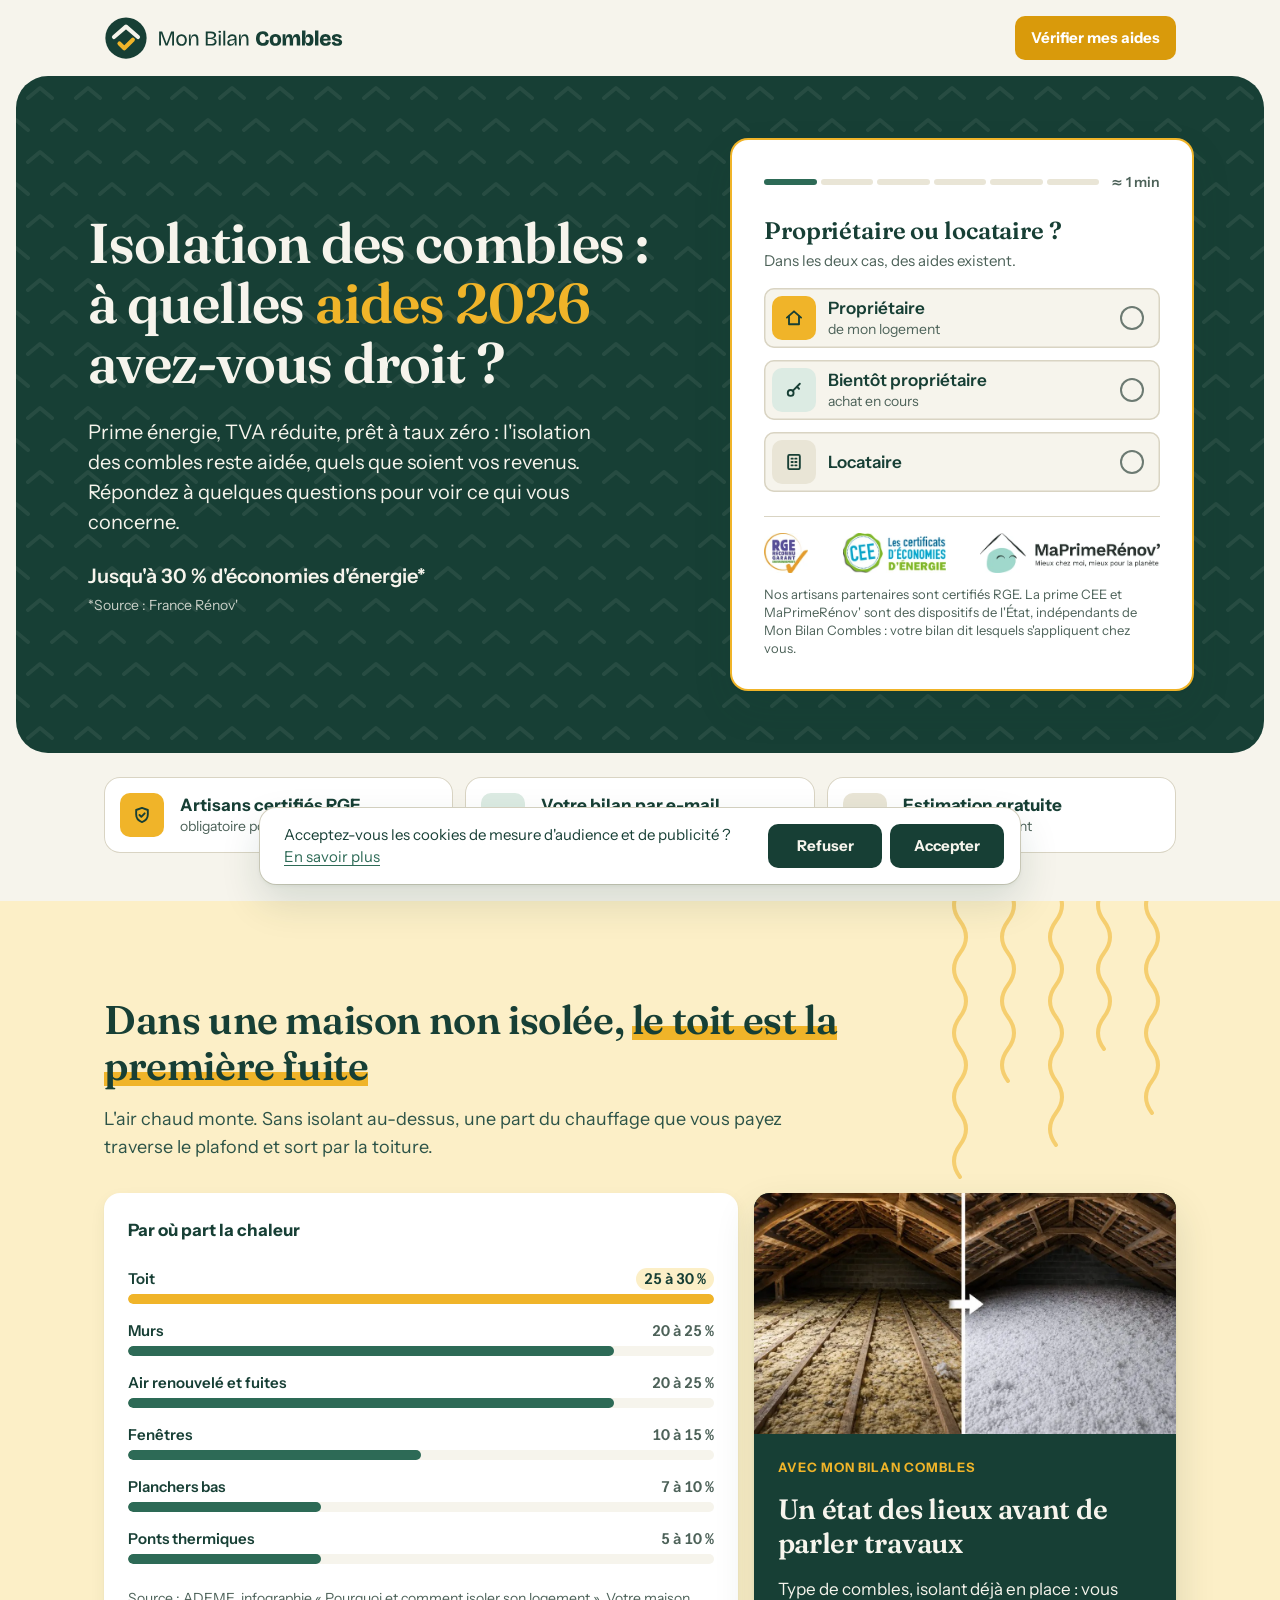
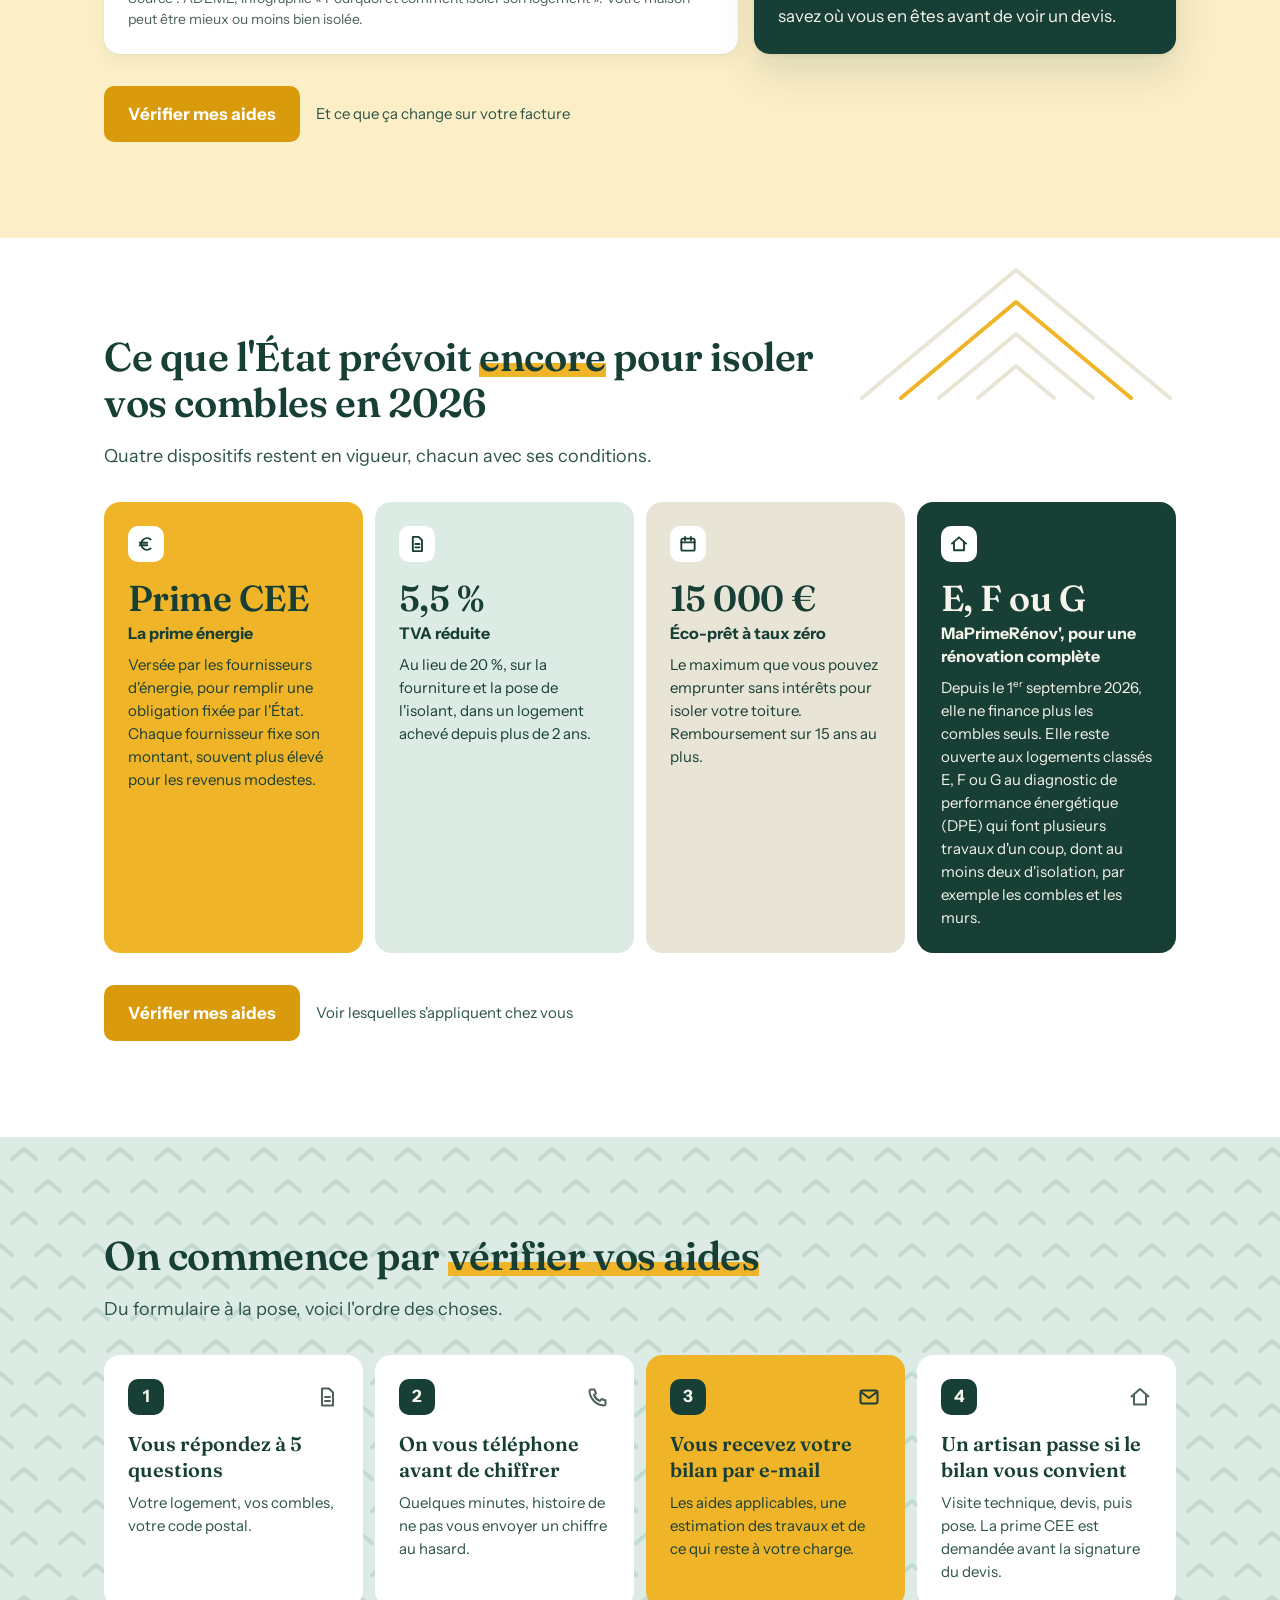
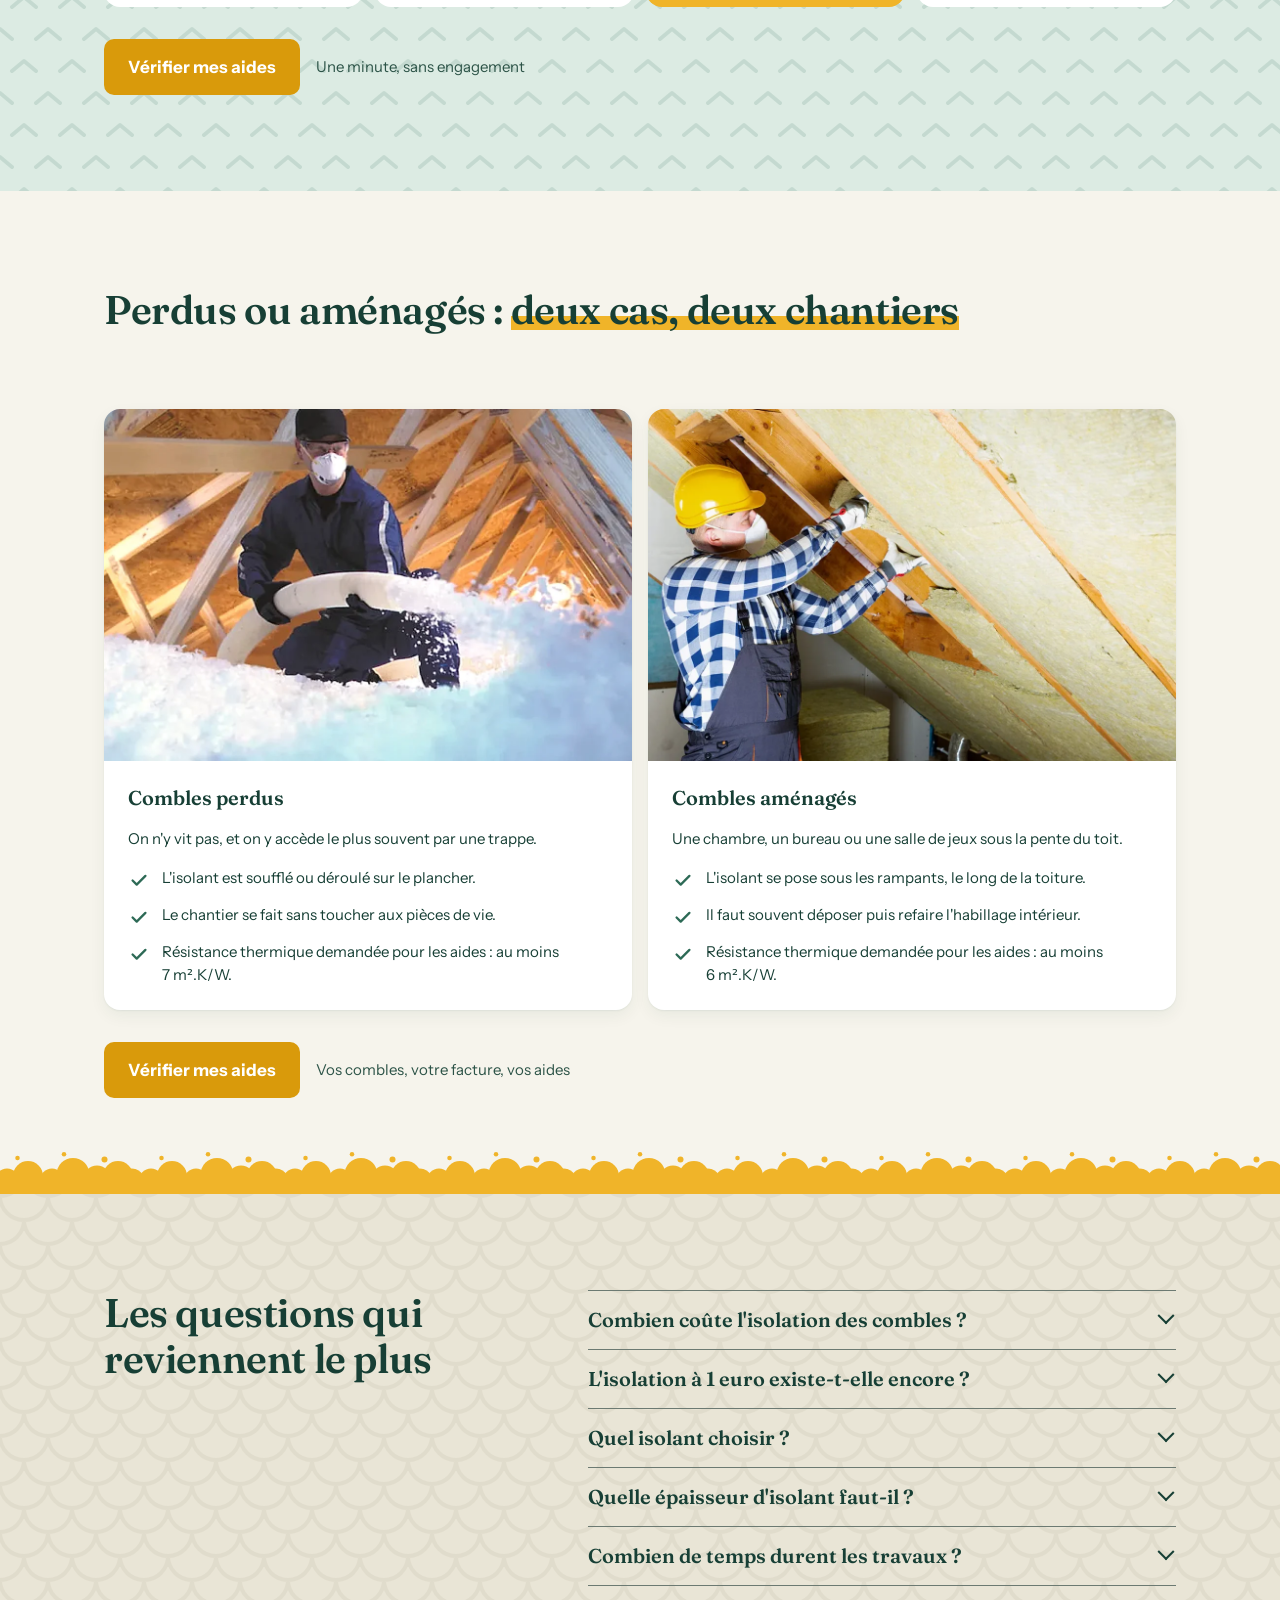
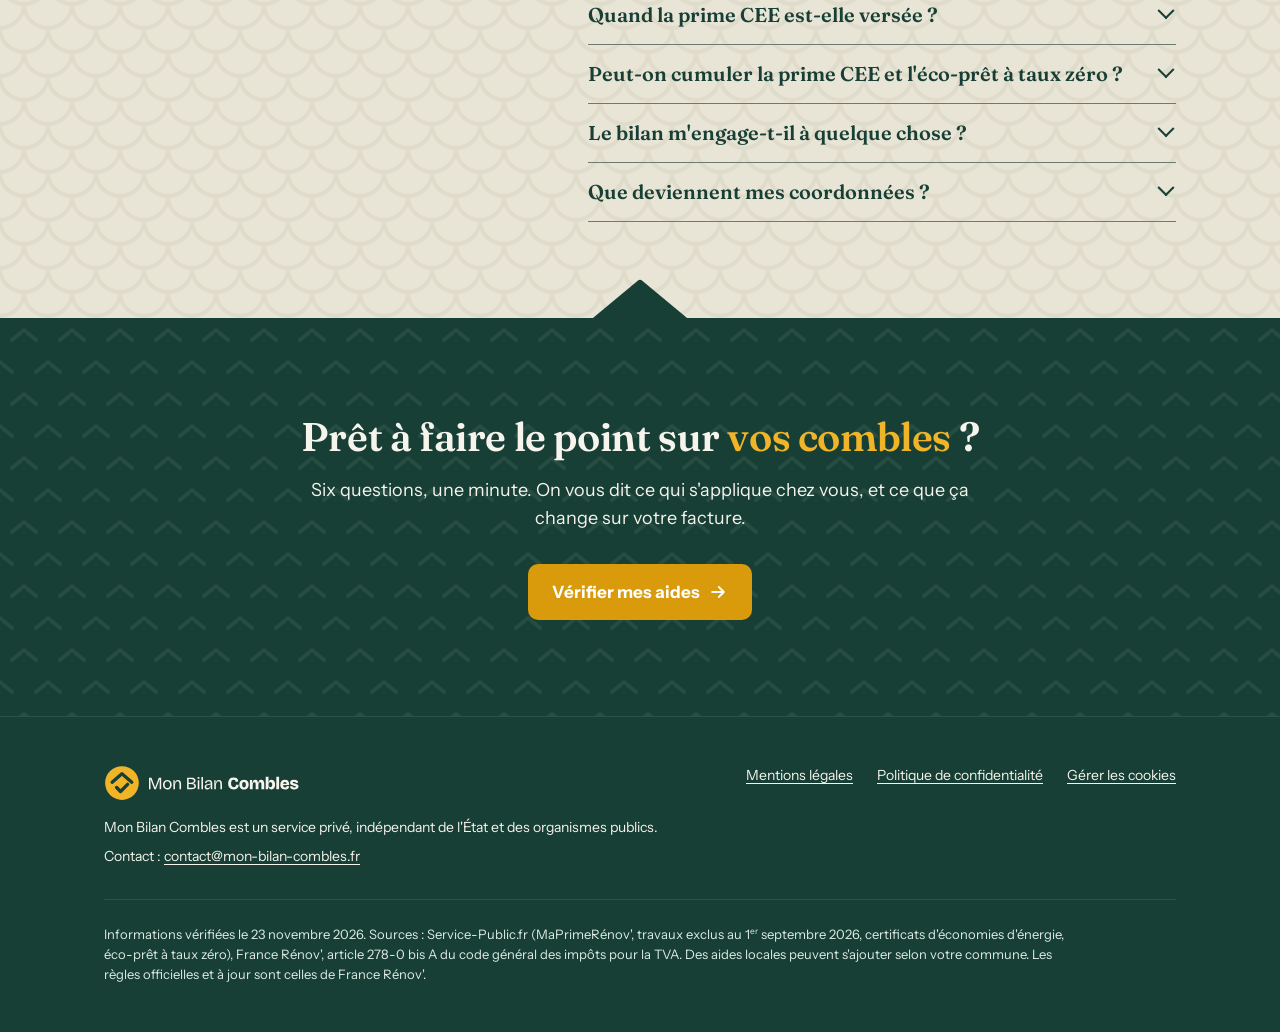
<file: index.html>
<!doctype html>
<html lang="fr">
<head>
<meta charset="utf-8">
<meta name="viewport" content="width=device-width, initial-scale=1">
<title>Isolation des combles : quelles aides en 2026 ? | Mon Bilan Combles</title>
<meta name="description" content="MaPrimeRénov' ne finance plus l'isolation seule depuis le 1er septembre 2026. Prime CEE, TVA à 5,5 %, éco-prêt à taux zéro : vérifiez en une minute les aides qui s'appliquent à vos combles.">
<!-- Tant que les mentions légales et le formulaire ne sont pas finalisés, la page n'est pas proposée aux moteurs de recherche. Retirer cette ligne au lancement. -->
<link rel="canonical" href="https://mon-bilan-combles.fr/">
<meta name="theme-color" content="#173f35">
<meta property="og:type" content="website">
<meta property="og:locale" content="fr_FR">
<meta property="og:title" content="Isolation des combles : à quelles aides 2026 avez-vous droit ?">
<meta property="og:description" content="Six questions, une minute. On vous dit quelles aides s'appliquent à vos combles.">
<link rel="icon" type="image/svg+xml" href="assets/img/symbole.svg">
<link rel="icon" type="image/png" sizes="32x32" href="assets/img/favicon-32.png">
<link rel="apple-touch-icon" href="assets/img/symbole-512.png">
<link rel="preload" href="assets/fonts/Fraunces-Variable.woff2" as="font" type="font/woff2" crossorigin>
<link rel="preload" href="assets/fonts/InstrumentSans-Variable.woff2" as="font" type="font/woff2" crossorigin>
<link rel="stylesheet" href="assets/css/style.css?v=21">
</head>
<body>
<svg class="visuellement-cache" aria-hidden="true" focusable="false">
  <defs>
    <symbol id="i-coche" viewBox="0 0 24 24"><path d="M5 12.5l4.5 4.5L19 7.5"/></symbol>
    <symbol id="i-fleche" viewBox="0 0 24 24"><path d="M5 12h14M13 6l6 6-6 6"/></symbol>
    <symbol id="i-maison" viewBox="0 0 24 24"><path d="M3.5 11.5L12 4l8.5 7.5"/><path d="M6 10v9.5h12V10"/></symbol>
    <symbol id="i-immeuble" viewBox="0 0 24 24"><rect x="5" y="3.5" width="14" height="17" rx="1.5"/><path d="M9 8h1.5M13.5 8H15M9 12h1.5M13.5 12H15M9 16h1.5M13.5 16H15"/></symbol>
    <symbol id="i-cle" viewBox="0 0 24 24"><circle cx="8" cy="15.5" r="3.5"/><path d="M10.5 13L19 4.5M15.5 8l2.5 2.5"/></symbol>
    <symbol id="i-perdus" viewBox="0 0 24 24"><path d="M3 12l9-8 9 8"/><path d="M5.5 15.5h13M5.5 19h13"/></symbol>
    <symbol id="i-amenages" viewBox="0 0 24 24"><path d="M3 12l9-8 9 8"/><path d="M6 10.5v9h12v-9"/><rect x="10" y="12.5" width="4" height="4"/></symbol>
    <symbol id="i-question" viewBox="0 0 24 24"><circle cx="12" cy="12" r="9"/><path d="M9.5 9.5a2.5 2.5 0 1 1 3.5 2.3c-.7.4-1 .9-1 1.7M12 16.6v.2"/></symbol>
    <symbol id="i-calendrier" viewBox="0 0 24 24"><rect x="4" y="5.5" width="16" height="14.5" rx="2"/><path d="M4 10h16M8.5 3.5v4M15.5 3.5v4"/></symbol>
    <symbol id="i-horloge" viewBox="0 0 24 24"><circle cx="12" cy="12" r="9"/><path d="M12 7v5.5l3.5 2"/></symbol>
    <symbol id="i-euro" viewBox="0 0 24 24"><path d="M17.5 6.5a7 7 0 1 0 0 11M4.5 10.5h9M4.5 13.5h9"/></symbol>
    <symbol id="i-bouclier" viewBox="0 0 24 24"><path d="M12 3.5l7 2.5v5.5c0 4.3-2.9 7.6-7 9-4.1-1.4-7-4.7-7-9V6z"/><path d="M9 12l2.2 2.200L15.2 10"/></symbol>
    <symbol id="i-telephone" viewBox="0 0 24 24"><path d="M5 4.500h3.500l1.5 4-2 1.500a11 11 0 0 0 6 6l1.5-2 4 1.500V19a1.5 1.5 0 0 1-1.6 1.500A15.5 15.5 0 0 1 3.5 6.1 1.5 1.5 0 0 1 5 4.500z"/></symbol>
    <symbol id="i-courriel" viewBox="0 0 24 24"><rect x="3.5" y="5.5" width="17" height="13" rx="2"/><path d="M4 7l8 6 8-6"/></symbol>
    <symbol id="i-document" viewBox="0 0 24 24"><path d="M7 3.500h7l4 4V20.500H7z"/><path d="M10 12h5M10 16h5"/></symbol>
    <symbol id="i-alerte" viewBox="0 0 24 24"><circle cx="12" cy="12" r="9"/><path d="M12 7.500v5.500M12 16.500v.200"/></symbol>
  </defs>
</svg>
<a class="lien-evitement" href="#bilan">Aller au formulaire</a>

<header class="conteneur entete">
  <a class="entete__logo" href="./" aria-label="Mon Bilan Combles, accueil"><img src="assets/img/logo.svg" alt="Mon Bilan Combles" width="240" height="44"></a>
  <a class="mbc-btn mbc-btn--compact entete__appel" href="#bilan">Vérifier mes aides</a>
</header>

<main>
  <!-- Accroche et formulaire -->
  <section class="hero fond fond--rangs">
    <div class="conteneur hero__grille">
      <div class="hero__texte">
        <h1>Isolation des combles&nbsp;: à quelles <em>aides 2026</em> avez-vous droit&nbsp;?</h1>
        <p>Prime énergie, TVA réduite, prêt à taux zéro : l'isolation des combles reste aidée, quels que soient vos revenus. Répondez à quelques questions pour voir ce qui vous concerne.</p>
        <p class="hero__chiffre">Jusqu'à 30&nbsp;% d'économies d'énergie*</p>
        <p class="hero__source">*Source : France Rénov'</p>
      </div>

      <form class="form" id="bilan" novalidate>
        <div id="form-corps">
          <div class="form__progres">
            <div class="form__segments" id="form-segments" aria-hidden="true"><i></i><i></i><i></i><i></i><i></i><i></i></div>
            <span class="form__duree">≈ 1 min</span>
          </div>
          <p class="visuellement-cache" id="form-etape" aria-live="polite">Étape 1 sur 6</p>

          <fieldset class="form__pas est-actif" data-champ="statut">
            <legend class="form__question">Propriétaire ou locataire&nbsp;?</legend>
            <p class="form__precision">Dans les deux cas, des aides existent.</p>
            <div class="mbc-options">
              <label class="mbc-option"><input type="radio" name="statut" value="Propriétaire"><span class="mbc-option__icone mbc-option__icone--laine"><svg class="ico"><use href="#i-maison"/></svg></span><span class="mbc-option__texte"><b>Propriétaire</b><small>de mon logement</small></span><span class="mbc-option__rond"></span></label>
              <label class="mbc-option"><input type="radio" name="statut" value="Bientôt propriétaire"><span class="mbc-option__icone mbc-option__icone--mousse"><svg class="ico"><use href="#i-cle"/></svg></span><span class="mbc-option__texte"><b>Bientôt propriétaire</b><small>achat en cours</small></span><span class="mbc-option__rond"></span></label>
              <label class="mbc-option"><input type="radio" name="statut" value="Locataire"><span class="mbc-option__icone mbc-option__icone--lin"><svg class="ico"><use href="#i-immeuble"/></svg></span><span class="mbc-option__texte"><b>Locataire</b></span><span class="mbc-option__rond"></span></label>
            </div>
          </fieldset>

          <fieldset class="form__pas" data-champ="logement">
            <legend class="form__question">Vous habitez…</legend>
            <p class="form__pourquoi">Les combles sont sous le toit. En appartement, ils appartiennent le plus souvent à la copropriété.</p>
            <div class="mbc-options">
              <label class="mbc-option"><input type="radio" name="logement" value="Maison"><span class="mbc-option__icone mbc-option__icone--laine"><svg class="ico"><use href="#i-maison"/></svg></span><span class="mbc-option__texte"><b>Une maison</b><small>individuelle ou mitoyenne</small></span><span class="mbc-option__rond"></span></label>
              <label class="mbc-option"><input type="radio" name="logement" value="Appartement"><span class="mbc-option__icone mbc-option__icone--mousse"><svg class="ico"><use href="#i-immeuble"/></svg></span><span class="mbc-option__texte"><b>Un appartement</b></span><span class="mbc-option__rond"></span></label>
            </div>
          </fieldset>

          <fieldset class="form__pas" data-champ="combles">
            <legend class="form__question">Vos combles aujourd'hui</legend>
            <p class="form__pourquoi">L'isolation ne se fait pas de la même façon dans les deux cas.</p>
            <div class="mbc-options">
              <label class="mbc-option"><input type="radio" name="combles" value="Perdus"><span class="mbc-option__icone mbc-option__icone--laine"><svg class="ico"><use href="#i-perdus"/></svg></span><span class="mbc-option__texte"><b>Perdus</b><small>un espace vide sous le toit</small></span><span class="mbc-option__rond"></span></label>
              <label class="mbc-option"><input type="radio" name="combles" value="Aménagés"><span class="mbc-option__icone mbc-option__icone--mousse"><svg class="ico"><use href="#i-amenages"/></svg></span><span class="mbc-option__texte"><b>Aménagés</b><small>une pièce habitable sous le toit</small></span><span class="mbc-option__rond"></span></label>
              <label class="mbc-option"><input type="radio" name="combles" value="Ne sait pas"><span class="mbc-option__icone mbc-option__icone--lin"><svg class="ico"><use href="#i-question"/></svg></span><span class="mbc-option__texte"><b>Je ne sais pas</b></span><span class="mbc-option__rond"></span></label>
            </div>
          </fieldset>

          <fieldset class="form__pas" data-champ="annee">
            <legend class="form__question">Quand votre logement a-t-il été construit&nbsp;?</legend>
            <p class="form__pourquoi">Certaines aides ne concernent pas les logements récents. Une estimation suffit.</p>
            <div class="mbc-options">
              <label class="mbc-option"><input type="radio" name="annee" value="Avant 1975"><span class="mbc-option__texte"><b>Avant 1975</b></span><span class="mbc-option__rond"></span></label>
              <label class="mbc-option"><input type="radio" name="annee" value="1975 à 2000"><span class="mbc-option__texte"><b>Entre 1975 et 2000</b></span><span class="mbc-option__rond"></span></label>
              <label class="mbc-option"><input type="radio" name="annee" value="Après 2000"><span class="mbc-option__texte"><b>Après 2000</b></span><span class="mbc-option__rond"></span></label>
              <label class="mbc-option"><input type="radio" name="annee" value="Moins de 2 ans"><span class="mbc-option__texte"><b>Il y a moins de 2 ans</b></span><span class="mbc-option__rond"></span></label>
            </div>
          </fieldset>

          <div class="form__pas" data-clarity-mask="True">
            <p class="form__question">Votre code postal</p>
            <p class="form__pourquoi">La prime CEE dépend de votre zone climatique. Il sert aussi à trouver un artisan près de chez vous.</p>
            <div class="mbc-champ" data-champ="code_postal">
              <label class="visuellement-cache" for="code_postal">Code postal</label>
              <input class="mbc-champ__input" id="code_postal" name="code_postal" type="text" inputmode="numeric" autocomplete="postal-code" maxlength="5" placeholder="Ex. 69003">
              <p class="mbc-champ__erreur"><svg class="ico"><use href="#i-alerte"/></svg><span>Le code postal compte 5 chiffres.</span></p>
            </div>
            <button class="mbc-btn mbc-btn--bloc" type="button" data-suivant>Continuer <svg class="ico"><use href="#i-fleche"/></svg></button>
          </div>

          <div class="form__pas" data-clarity-mask="True">
            <p class="form__question">Où envoyer votre bilan&nbsp;?</p>
            <p class="form__pourquoi">Le téléphone sert à vérifier vos réponses avec vous, l'e-mail à envoyer le bilan.</p>
            <div class="mbc-champ" data-champ="nom">
              <label class="mbc-champ__label" for="nom">Prénom et nom</label>
              <input class="mbc-champ__input" id="nom" name="nom" type="text" autocomplete="name">
              <p class="mbc-champ__erreur"><svg class="ico"><use href="#i-alerte"/></svg><span>Indiquez votre prénom et votre nom.</span></p>
            </div>
            <div class="mbc-champ" data-champ="telephone">
              <label class="mbc-champ__label" for="telephone">Téléphone</label>
              <input class="mbc-champ__input" id="telephone" name="telephone" type="tel" inputmode="tel" autocomplete="tel" placeholder="Ex. 06 12 34 56 78">
              <p class="mbc-champ__erreur"><svg class="ico"><use href="#i-alerte"/></svg><span>Ce numéro semble incomplet : 10 chiffres attendus.</span></p>
            </div>
            <div class="mbc-champ" data-champ="email">
              <label class="mbc-champ__label" for="email">E-mail</label>
              <input class="mbc-champ__input" id="email" name="email" type="email" inputmode="email" autocomplete="email">
              <p class="mbc-champ__erreur"><svg class="ico"><use href="#i-alerte"/></svg><span>Vérifiez l'adresse, par exemple prenom@exemple.fr.</span></p>
            </div>
            <div class="mbc-champ" data-champ="consentement">
              <label class="mbc-case"><input type="checkbox" name="consentement" value="oui"><span>J'accepte que Mon Bilan Combles me recontacte et transmette ma demande à un artisan partenaire. <a href="confidentialite.html">Politique de confidentialité</a></span></label>
              <p class="mbc-champ__erreur"><svg class="ico"><use href="#i-alerte"/></svg><span>Cochez la case pour recevoir votre bilan.</span></p>
            </div>
            <div class="form__piege" aria-hidden="true"><label>Ne pas remplir ce champ <input type="text" name="site_web" tabindex="-1" autocomplete="off"></label></div>
            <p class="form__message" id="form-erreur" role="alert"></p>
            <button class="mbc-btn mbc-btn--bloc" type="submit" id="form-envoyer">Recevoir mon bilan <svg class="ico"><use href="#i-fleche"/></svg></button>
          </div>

          <button class="mbc-lien-retour" type="button" id="form-retour" hidden>Question précédente</button>
        </div>

        <div class="form__merci" id="form-merci" tabindex="-1">
          <svg class="ico"><use href="#i-coche"/></svg>
          <h2>Votre demande est bien partie</h2>
          <p>Prochaine étape : notre appel. D'ici là, vous n'avez rien à faire.</p>
        </div>

        <div class="form__logos">
          <div class="form__logos-ligne">
            <img src="assets/img/logo-rge.webp?v=1" alt="RGE, Reconnu garant de l'environnement" width="106" height="96">
            <img src="assets/img/logo-cee.webp?v=1" alt="Certificats d'économies d'énergie (CEE)" width="248" height="96">
            <img src="assets/img/logo-maprimerenov.webp?v=1" alt="MaPrimeRénov'" width="431" height="96">
          </div>
          <p>Nos artisans partenaires sont certifiés RGE. La prime CEE et MaPrimeRénov' sont des dispositifs de l'État, indépendants de Mon Bilan Combles : votre bilan dit lesquels s'appliquent chez vous.</p>
        </div>
      </form>
    </div>
  </section>

  <!-- Réassurance -->
  <div class="conteneur">
    <ul class="garanties">
      <li><span class="garanties__icone garanties__icone--laine"><svg class="ico"><use href="#i-bouclier"/></svg></span><span><b>Artisans certifiés RGE</b><small>obligatoire pour toucher les aides</small></span></li>
      <li><span class="garanties__icone garanties__icone--mousse"><svg class="ico"><use href="#i-courriel"/></svg></span><span><b>Votre bilan par e-mail</b><small>avant tout déplacement</small></span></li>
      <li><span class="garanties__icone garanties__icone--lin"><svg class="ico"><use href="#i-euro"/></svg></span><span><b>Estimation gratuite</b><small>et sans engagement</small></span></li>
    </ul>
  </div>

  <!-- Le constat -->
  <section class="section section--pale fond fond--chaleur">
    <div class="conteneur">
      <h2 class="titre-1">Dans une maison non isolée, <em>le toit est la première fuite</em></h2>
      <p class="intro">L'air chaud monte. Sans isolant au-dessus, une part du chauffage que vous payez traverse le plafond et sort par la toiture.</p>
      <div class="constat">
        <div class="carte">
          <p class="carte__titre">Par où part la chaleur</p>
          <ul class="barres">
            <li class="est-toit" style="--part: 100%"><b>Toit</b><span>25 à 30&nbsp;%</span><i></i></li>
            <li style="--part: 83%"><b>Murs</b><span>20 à 25&nbsp;%</span><i></i></li>
            <li style="--part: 83%"><b>Air renouvelé et fuites</b><span>20 à 25&nbsp;%</span><i></i></li>
            <li style="--part: 50%"><b>Fenêtres</b><span>10 à 15&nbsp;%</span><i></i></li>
            <li style="--part: 33%"><b>Planchers bas</b><span>7 à 10&nbsp;%</span><i></i></li>
            <li style="--part: 33%"><b>Ponts thermiques</b><span>5 à 10&nbsp;%</span><i></i></li>
          </ul>
          <p class="note">Source : ADEME, infographie « Pourquoi et comment isoler son logement ». Votre maison peut être mieux ou moins bien isolée.</p>
        </div>
        <div class="carte carte--sombre">
          <img class="carte__photo" src="assets/img/avant-apres.webp?v=1" alt="Le même grenier avant et après : à gauche, une vieille laine jaunie et tassée entre les solives ; à droite, une épaisse couche d'isolant blanc soufflé" width="1024" height="683" loading="lazy">
          <p class="surtitre">Avec Mon Bilan Combles</p>
          <h3>Un état des lieux avant de parler travaux</h3>
          <p>Type de combles, isolant déjà en place : vous savez où vous en êtes avant de voir un devis.</p>
        </div>
      </div>
      <p class="appel"><a class="mbc-btn" href="#bilan">Vérifier mes aides</a> <span>Et ce que ça change sur votre facture</span></p>
    </div>
  </section>

  <!-- Les aides -->
  <section class="section section--blanc fond fond--faitage" id="aides">
    <div class="conteneur">
      <h2 class="titre-1">Ce que l'État prévoit <em>encore</em> pour isoler vos combles en 2026</h2>
      <p class="intro">Quatre dispositifs restent en vigueur, chacun avec ses conditions.</p>
      <ul class="aides">
        <li class="aide aide--laine"><span class="aide__icone"><svg class="ico"><use href="#i-euro"/></svg></span><p class="aide__chiffre">Prime CEE</p><p class="aide__nom">La prime énergie</p><p>Versée par les fournisseurs d'énergie, pour remplir une obligation fixée par l'État. Chaque fournisseur fixe son montant, souvent plus élevé pour les revenus modestes.</p></li>
        <li class="aide aide--mousse"><span class="aide__icone"><svg class="ico"><use href="#i-document"/></svg></span><p class="aide__chiffre">5,5&nbsp;%</p><p class="aide__nom">TVA réduite</p><p>Au lieu de 20&nbsp;%, sur la fourniture et la pose de l'isolant, dans un logement achevé depuis plus de 2 ans.</p></li>
        <li class="aide aide--lin"><span class="aide__icone"><svg class="ico"><use href="#i-calendrier"/></svg></span><p class="aide__chiffre">15&nbsp;000&nbsp;€</p><p class="aide__nom">Éco-prêt à taux zéro</p><p>Le maximum que vous pouvez emprunter sans intérêts pour isoler votre toiture. Remboursement sur 15 ans au plus.</p></li>
        <li class="aide aide--sapin"><span class="aide__icone"><svg class="ico"><use href="#i-maison"/></svg></span><p class="aide__chiffre">E, F ou G</p><p class="aide__nom">MaPrimeRénov', pour une rénovation complète</p><p>Depuis le 1<sup>er</sup> septembre 2026, elle ne finance plus les combles seuls. Elle reste ouverte aux logements classés E, F ou G au diagnostic de performance énergétique (DPE) qui font plusieurs travaux d'un coup, dont au moins deux d'isolation, par exemple les combles et les murs.</p></li>
      </ul>
      <p class="appel"><a class="mbc-btn" href="#bilan">Vérifier mes aides</a> <span>Voir lesquelles s'appliquent chez vous</span></p>
    </div>
  </section>

  <!-- Le déroulé -->
  <section class="section section--mousse fond fond--rangs-mousse">
    <div class="conteneur">
      <h2 class="titre-1">On commence par <em>vérifier vos aides</em></h2>
      <p class="intro">Du formulaire à la pose, voici l'ordre des choses.</p>
      <ol class="etapes">
        <li><svg class="ico"><use href="#i-document"/></svg><h3 class="titre-3">Vous répondez à 5 questions</h3><p>Votre logement, vos combles, votre code postal.</p></li>
        <li><svg class="ico"><use href="#i-telephone"/></svg><h3 class="titre-3">On vous téléphone avant de chiffrer</h3><p>Quelques minutes, histoire de ne pas vous envoyer un chiffre au hasard.</p></li>
        <li class="est-cle"><svg class="ico"><use href="#i-courriel"/></svg><h3 class="titre-3">Vous recevez votre bilan par e-mail</h3><p>Les aides applicables, une estimation des travaux et de ce qui reste à votre charge.</p></li>
        <li><svg class="ico"><use href="#i-maison"/></svg><h3 class="titre-3">Un artisan passe si le bilan vous convient</h3><p>Visite technique, devis, puis pose. La prime CEE est demandée avant la signature du devis.</p></li>
      </ol>
      <p class="appel"><a class="mbc-btn" href="#bilan">Vérifier mes aides</a> <span>Une minute, sans engagement</span></p>
    </div>
  </section>

  <!-- Perdus ou aménagés -->
  <section class="section fond fond--laine" id="types">
    <div class="conteneur">
      <h2 class="titre-1">Perdus ou aménagés&nbsp;: <em>deux cas, deux chantiers</em></h2>
      <p class="intro">Vous hésitez entre les deux ? Voici comment les reconnaître.</p>
      <div class="types">
        <article class="carte type">
          <img class="type__photo" src="assets/img/combles-perdus.webp?v=4" alt="Sous la charpente, un artisan en combinaison et masque souffle de l'isolant blanc sur le plancher du grenier" width="1080" height="720" loading="lazy">
          <h3 class="titre-3">Combles perdus</h3>
          <p>On n'y vit pas, et on y accède le plus souvent par une trappe.</p>
          <ul class="mbc-liste-coches">
            <li><svg class="ico"><use href="#i-coche"/></svg><span>L'isolant est soufflé ou déroulé sur le plancher.</span></li>
            <li><svg class="ico"><use href="#i-coche"/></svg><span>Le chantier se fait sans toucher aux pièces de vie.</span></li>
            <li><svg class="ico"><use href="#i-coche"/></svg><span>Résistance thermique demandée pour les aides : au moins 7&nbsp;m².K/W.</span></li>
          </ul>
        </article>
        <article class="carte type">
          <img class="type__photo" src="assets/img/combles-amenages.webp?v=3" alt="Un artisan en casque et masque pose des panneaux de laine minérale entre les chevrons, sous la pente du toit" width="1080" height="720" loading="lazy">
          <h3 class="titre-3">Combles aménagés</h3>
          <p>Une chambre, un bureau ou une salle de jeux sous la pente du toit.</p>
          <ul class="mbc-liste-coches">
            <li><svg class="ico"><use href="#i-coche"/></svg><span>L'isolant se pose sous les rampants, le long de la toiture.</span></li>
            <li><svg class="ico"><use href="#i-coche"/></svg><span>Il faut souvent déposer puis refaire l'habillage intérieur.</span></li>
            <li><svg class="ico"><use href="#i-coche"/></svg><span>Résistance thermique demandée pour les aides : au moins 6&nbsp;m².K/W.</span></li>
          </ul>
        </article>
      </div>
      <p class="appel"><a class="mbc-btn" href="#bilan">Vérifier mes aides</a> <span>Vos combles, votre facture, vos aides</span></p>
    </div>
  </section>

  <!-- FAQ -->
  <section class="section section--alt fond fond--tuiles" id="faq">
    <div class="conteneur faq">
      <h2 class="titre-1">Les questions qui reviennent le plus</h2>
      <div class="faq__liste">
        <details>
          <summary>Combien coûte l'isolation des combles&nbsp;?</summary>
          <p>Cela dépend de la surface, du type de combles et de l'isolant. Les combles perdus reviennent moins cher que les rampants. Sans la surface à isoler, aucun chiffre sérieux n'est possible : on vous la demande au téléphone.</p>
        </details>
        <details>
          <summary>L'isolation à 1 euro existe-t-elle encore&nbsp;?</summary>
          <p>Non. Ces offres ont disparu en 2021. Si quelqu'un vous en propose une par téléphone, raccrochez : le démarchage téléphonique pour la rénovation énergétique est interdit.</p>
        </details>
        <details>
          <summary>Quel isolant choisir&nbsp;?</summary>
          <p>Laine de verre, laine de roche ou ouate de cellulose : les trois se soufflent en flocons. Il existe aussi des isolants à base de bois, de chanvre ou de laine de mouton, vendus en rouleaux. Pour les aides, le matériau compte moins que la résistance thermique obtenue.</p>
        </details>
        <details>
          <summary>Quelle épaisseur d'isolant faut-il&nbsp;?</summary>
          <p>Pour une résistance thermique de 7 en combles perdus, comptez autour de 30&nbsp;cm de laine soufflée. Le chiffre exact dépend de l'isolant et figure sur le devis.</p>
        </details>
        <details>
          <summary>Combien de temps durent les travaux&nbsp;?</summary>
          <p>Le soufflage en combles perdus est rapide : le plus souvent, c'est fait dans la journée. Sous les rampants, comptez plusieurs jours.</p>
        </details>
        <details>
          <summary>Quand la prime CEE est-elle versée&nbsp;?</summary>
          <p>Après les travaux, une fois le dossier validé par le fournisseur d'énergie. Selon l'offre, elle arrive par virement ou par chèque, en bons d'achat, ou elle est déduite de la facture. Le versement peut prendre plusieurs mois.</p>
        </details>
        <details>
          <summary>Peut-on cumuler la prime CEE et l'éco-prêt à taux zéro&nbsp;?</summary>
          <p>Oui. Le prêt finance alors ce que la prime ne couvre pas. La TVA à 5,5&nbsp;% s'applique en plus, directement sur la facture.</p>
        </details>
        <details>
          <summary>Le bilan m'engage-t-il à quelque chose&nbsp;?</summary>
          <p>Non. Vous restez libre de donner suite, de comparer avec d'autres devis ou de ne rien faire.</p>
        </details>
        <details>
          <summary>Que deviennent mes coordonnées&nbsp;?</summary>
          <p>Elles servent à établir votre bilan et à vous mettre en relation avec un artisan partenaire de votre secteur. Le détail figure dans notre <a href="confidentialite.html">politique de confidentialité</a>.</p>
        </details>
      </div>
    </div>
  </section>

  <!-- Appel final -->
  <section class="section final fond fond--rangs fond--pente">
    <div class="conteneur">
      <h2 class="titre-1">Prêt à faire le point sur <em>vos combles</em>&nbsp;?</h2>
      <p class="intro">Six questions, une minute. On vous dit ce qui s'applique chez vous, et ce que ça change sur votre facture.</p>
      <a class="mbc-btn" href="#bilan">Vérifier mes aides <svg class="ico"><use href="#i-fleche"/></svg></a>
    </div>
  </section>
</main>

<footer class="pied">
  <div class="conteneur pied__grille">
    <div>
      <img src="assets/img/logo-fond-sombre.svg" alt="Mon Bilan Combles" width="197" height="36">
      <p class="pied__mention">Mon Bilan Combles est un service privé, indépendant de l'État et des organismes publics.</p>
      <p class="pied__contact">Contact : <a href="mailto:contact@mon-bilan-combles.fr">contact@mon-bilan-combles.fr</a></p>
    </div>
    <nav aria-label="Informations légales">
      <a href="mentions-legales.html">Mentions légales</a>
      <a href="confidentialite.html">Politique de confidentialité</a>
    </nav>
  </div>
  <div class="conteneur">
    <div class="pied__sources">
      <p>Informations vérifiées le 23 novembre 2026. Sources : Service-Public.fr (MaPrimeRénov', travaux exclus au 1<sup>er</sup> septembre 2026, certificats d'économies d'énergie, éco-prêt à taux zéro), France Rénov', article 278-0 bis A du code général des impôts pour la TVA. Des aides locales peuvent s'ajouter selon votre commune. Les règles officielles et à jour sont celles de France Rénov'.</p>
    </div>
  </div>
</footer>

<script src="assets/js/config.js?v=7"></script>
<script src="assets/js/cookies.js?v=5"></script>
<script src="assets/js/form.js?v=7"></script>
<script src="assets/js/anim.js?v=1"></script>
<script src="assets/js/entete.js?v=1"></script>
</body>
</html>
</file>
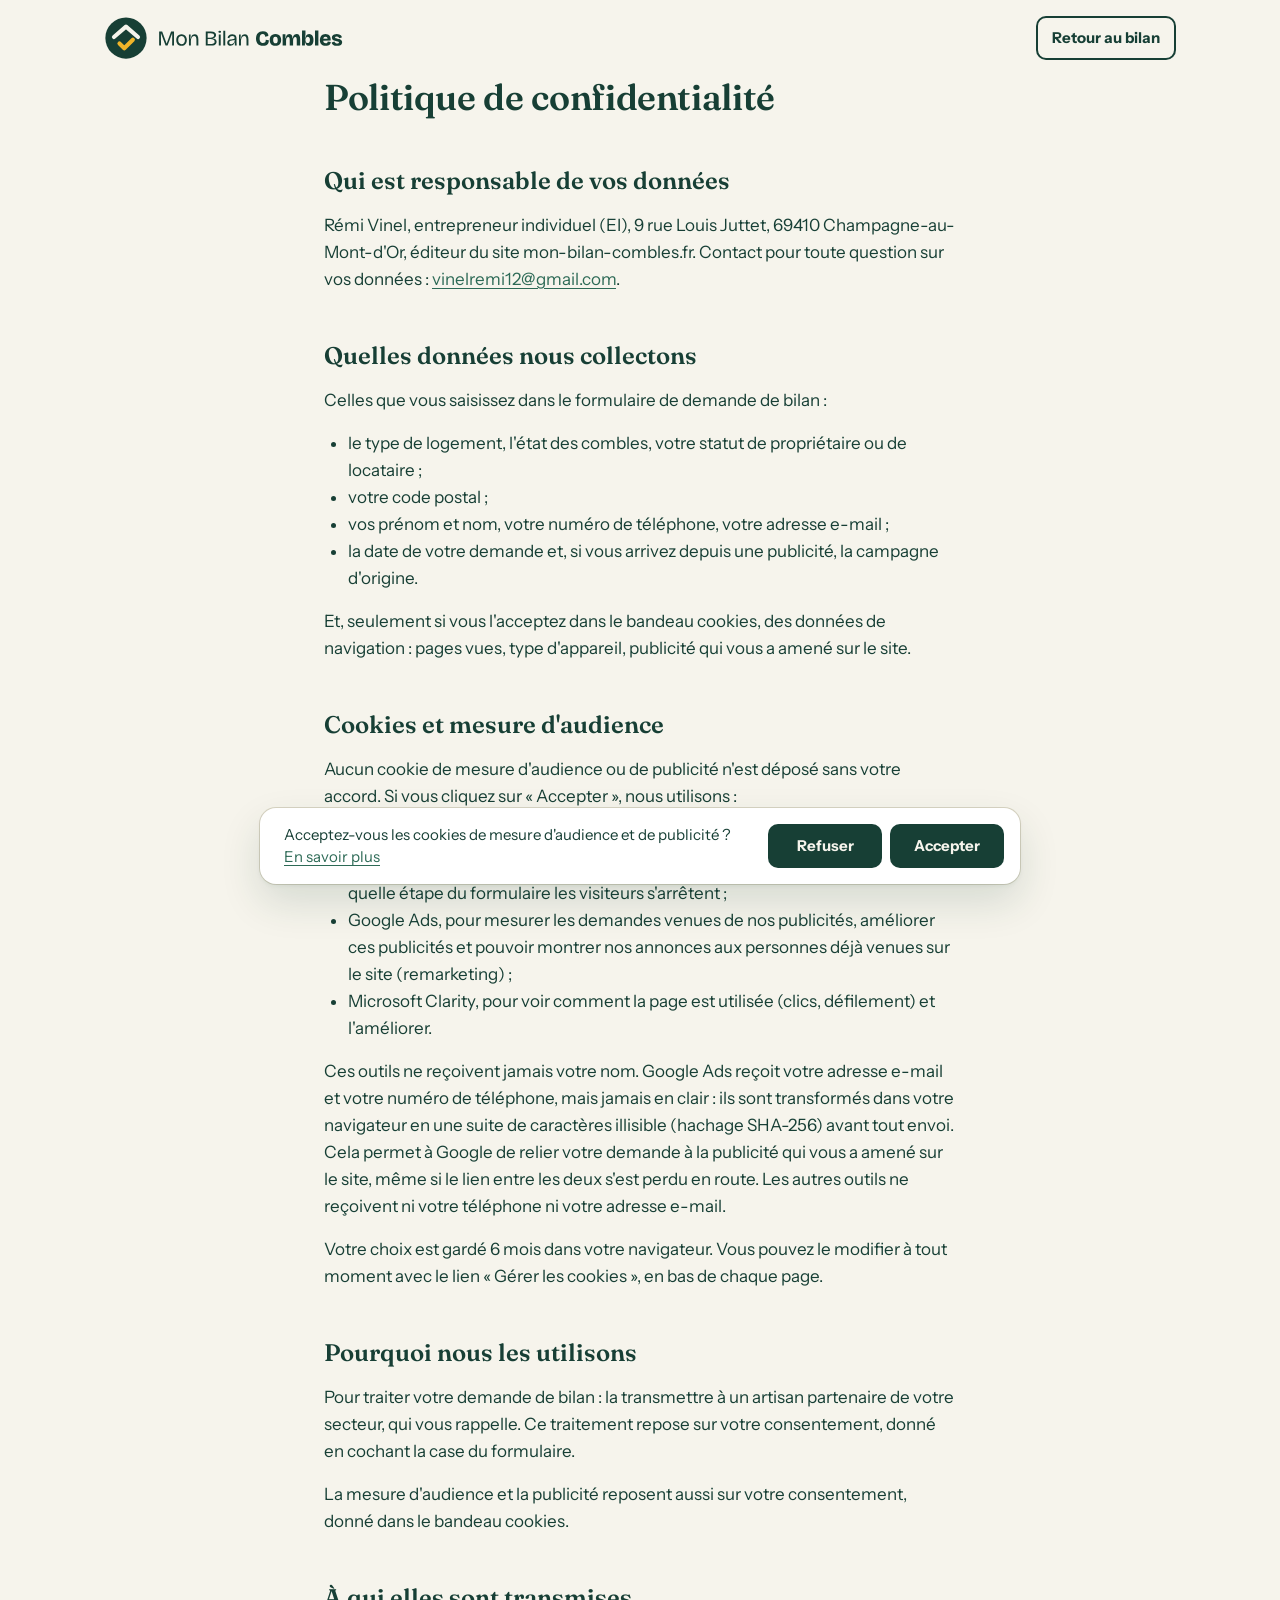
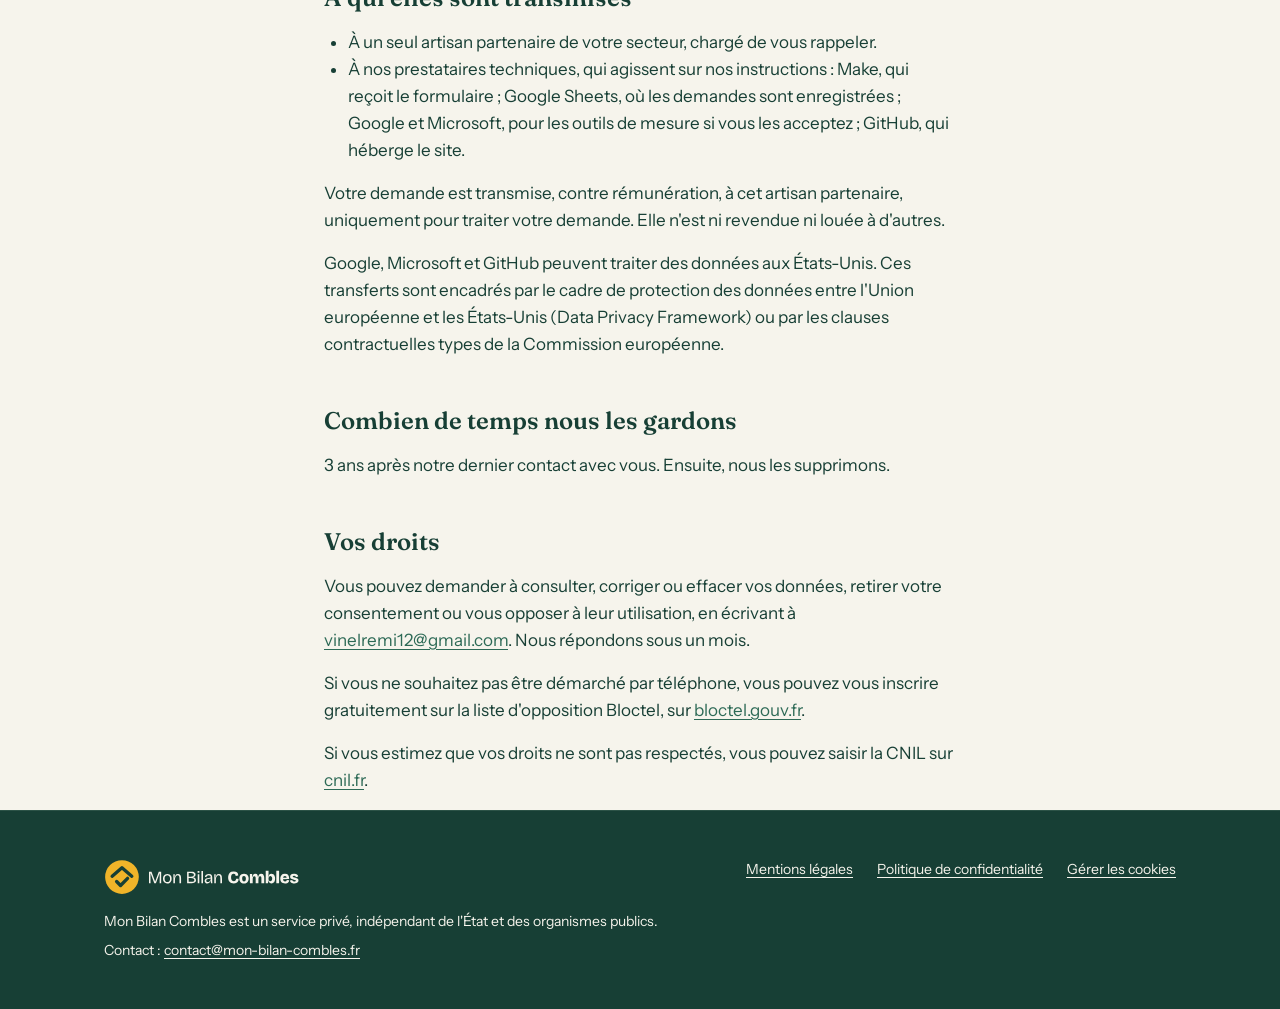
<file: confidentialite.html>
<!doctype html>
<html lang="fr">
<head>
<meta charset="utf-8">
<meta name="viewport" content="width=device-width, initial-scale=1">
<title>Politique de confidentialité | Mon Bilan Combles</title>
<link rel="canonical" href="https://mon-bilan-combles.fr/confidentialite.html">
<meta name="theme-color" content="#173f35">
<link rel="icon" type="image/svg+xml" href="assets/img/symbole.svg">
<link rel="icon" type="image/png" sizes="32x32" href="assets/img/favicon-32.png">
<link rel="stylesheet" href="assets/css/style.css?v=21">
</head>
<body>
<header class="conteneur entete">
  <a class="entete__logo" href="./" aria-label="Mon Bilan Combles, accueil"><img src="assets/img/logo.svg" alt="Mon Bilan Combles" width="240" height="44"></a>
  <a class="mbc-btn mbc-btn--secondaire" href="./#bilan" style="min-height: 44px; font-size: 15px; padding: 0 16px">Retour au bilan</a>
</header>
<main class="conteneur legal">
<h1>Politique de confidentialité</h1>

<h2>Qui est responsable de vos données</h2>
<p>Rémi Vinel, entrepreneur individuel (EI), 9 rue Louis Juttet, 69410 Champagne-au-Mont-d'Or, éditeur du site mon-bilan-combles.fr. Contact pour toute question sur vos données : <a href="mailto:vinelremi12@gmail.com">vinelremi12@gmail.com</a>.</p>

<h2>Quelles données nous collectons</h2>
<p>Celles que vous saisissez dans le formulaire de demande de bilan :</p>
<ul>
  <li>le type de logement, l'état des combles, votre statut de propriétaire ou de locataire ;</li>
  <li>votre code postal ;</li>
  <li>vos prénom et nom, votre numéro de téléphone, votre adresse e-mail ;</li>
  <li>la date de votre demande et, si vous arrivez depuis une publicité, la campagne d'origine.</li>
</ul>
<p>Et, seulement si vous l'acceptez dans le bandeau cookies, des données de navigation : pages vues, type d'appareil, publicité qui vous a amené sur le site.</p>

<h2>Cookies et mesure d'audience</h2>
<p>Aucun cookie de mesure d'audience ou de publicité n'est déposé sans votre accord. Si vous cliquez sur « Accepter », nous utilisons :</p>
<ul>
  <li>Google Tag Manager, qui charge les outils ci-dessous ;</li>
  <li>Google Analytics 4, pour compter les visites, savoir quelles pages sont lues et à quelle étape du formulaire les visiteurs s'arrêtent ;</li>
  <li>Google Ads, pour mesurer les demandes venues de nos publicités, améliorer ces publicités et pouvoir montrer nos annonces aux personnes déjà venues sur le site (remarketing) ;</li>
  <li>Microsoft Clarity, pour voir comment la page est utilisée (clics, défilement) et l'améliorer.</li>
</ul>
<p>Ces outils ne reçoivent jamais votre nom. Google Ads reçoit votre adresse e-mail et votre numéro de téléphone, mais jamais en clair : ils sont transformés dans votre navigateur en une suite de caractères illisible (hachage SHA-256) avant tout envoi. Cela permet à Google de relier votre demande à la publicité qui vous a amené sur le site, même si le lien entre les deux s'est perdu en route. Les autres outils ne reçoivent ni votre téléphone ni votre adresse e-mail.</p>
<p>Votre choix est gardé 6 mois dans votre navigateur. Vous pouvez le modifier à tout moment avec le lien « Gérer les cookies », en bas de chaque page.</p>

<h2>Pourquoi nous les utilisons</h2>
<p>Pour traiter votre demande de bilan : la transmettre à un artisan partenaire de votre secteur, qui vous rappelle. Ce traitement repose sur votre consentement, donné en cochant la case du formulaire.</p>
<p>La mesure d'audience et la publicité reposent aussi sur votre consentement, donné dans le bandeau cookies.</p>

<h2>À qui elles sont transmises</h2>
<ul>
  <li>À un seul artisan partenaire de votre secteur, chargé de vous rappeler.</li>
  <li>À nos prestataires techniques, qui agissent sur nos instructions : Make, qui reçoit le formulaire ; Google Sheets, où les demandes sont enregistrées ; Google et Microsoft, pour les outils de mesure si vous les acceptez ; GitHub, qui héberge le site.</li>
</ul>
<p>Votre demande est transmise, contre rémunération, à cet artisan partenaire, uniquement pour traiter votre demande. Elle n'est ni revendue ni louée à d'autres.</p>
<p>Google, Microsoft et GitHub peuvent traiter des données aux États-Unis. Ces transferts sont encadrés par le cadre de protection des données entre l'Union européenne et les États-Unis (Data Privacy Framework) ou par les clauses contractuelles types de la Commission européenne.</p>

<h2>Combien de temps nous les gardons</h2>
<p>3 ans après notre dernier contact avec vous. Ensuite, nous les supprimons.</p>

<h2>Vos droits</h2>
<p>Vous pouvez demander à consulter, corriger ou effacer vos données, retirer votre consentement ou vous opposer à leur utilisation, en écrivant à <a href="mailto:vinelremi12@gmail.com">vinelremi12@gmail.com</a>. Nous répondons sous un mois.</p>
<p>Si vous ne souhaitez pas être démarché par téléphone, vous pouvez vous inscrire gratuitement sur la liste d'opposition Bloctel, sur <a href="https://www.bloctel.gouv.fr" rel="noopener">bloctel.gouv.fr</a>.</p>
<p>Si vous estimez que vos droits ne sont pas respectés, vous pouvez saisir la CNIL sur <a href="https://www.cnil.fr" rel="noopener">cnil.fr</a>.</p>
</main>
<footer class="pied">
  <div class="conteneur pied__grille">
    <div>
      <img src="assets/img/logo-fond-sombre.svg" alt="Mon Bilan Combles" width="197" height="36">
      <p class="pied__mention" style="margin-top: 16px">Mon Bilan Combles est un service privé, indépendant de l'État et des organismes publics.</p>
      <p class="pied__contact">Contact : <a href="mailto:contact@mon-bilan-combles.fr">contact@mon-bilan-combles.fr</a></p>
    </div>
    <nav aria-label="Informations légales">
      <a href="mentions-legales.html">Mentions légales</a>
      <a href="confidentialite.html">Politique de confidentialité</a>
    </nav>
  </div>
</footer>
<script src="assets/js/config.js"></script>
<script src="assets/js/cookies.js"></script>
<script src="assets/js/entete.js?v=1"></script>
</body>
</html>
</file>
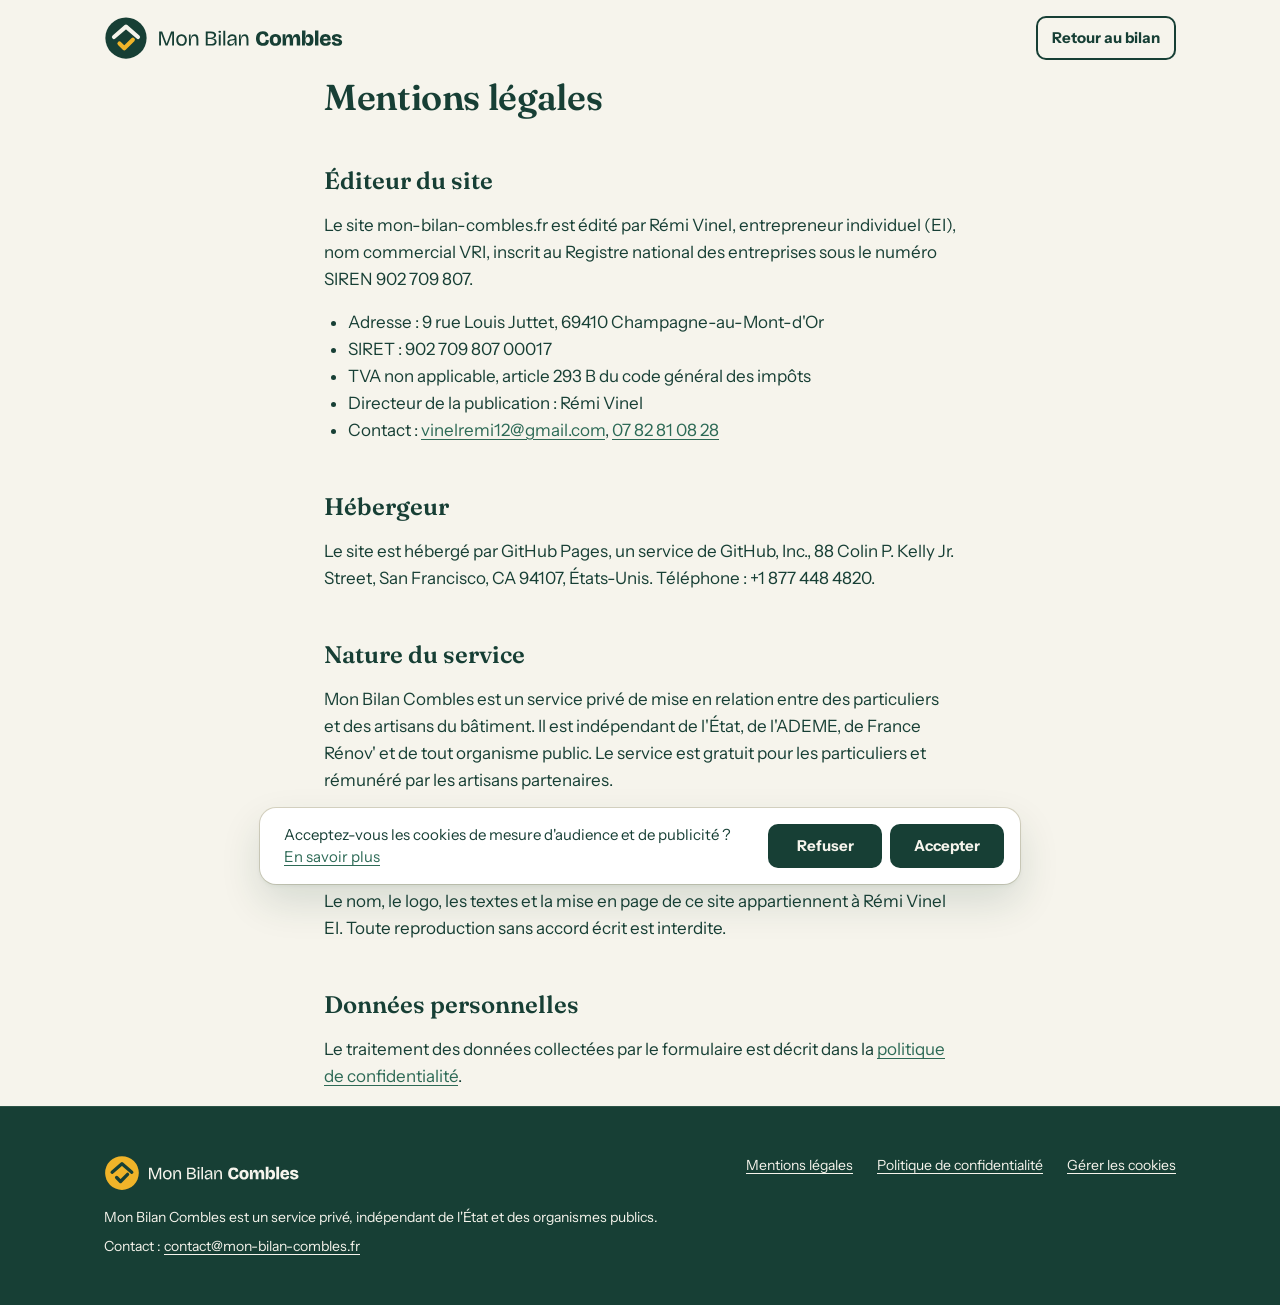
<file: mentions-legales.html>
<!doctype html>
<html lang="fr">
<head>
<meta charset="utf-8">
<meta name="viewport" content="width=device-width, initial-scale=1">
<title>Mentions légales | Mon Bilan Combles</title>
<link rel="canonical" href="https://mon-bilan-combles.fr/mentions-legales.html">
<meta name="theme-color" content="#173f35">
<link rel="icon" type="image/svg+xml" href="assets/img/symbole.svg">
<link rel="icon" type="image/png" sizes="32x32" href="assets/img/favicon-32.png">
<link rel="stylesheet" href="assets/css/style.css?v=21">
</head>
<body>
<header class="conteneur entete">
  <a class="entete__logo" href="./" aria-label="Mon Bilan Combles, accueil"><img src="assets/img/logo.svg" alt="Mon Bilan Combles" width="240" height="44"></a>
  <a class="mbc-btn mbc-btn--secondaire" href="./#bilan" style="min-height: 44px; font-size: 15px; padding: 0 16px">Retour au bilan</a>
</header>
<main class="conteneur legal">
<h1>Mentions légales</h1>

<h2>Éditeur du site</h2>
<p>Le site mon-bilan-combles.fr est édité par Rémi Vinel, entrepreneur individuel (EI), nom commercial VRI, inscrit au Registre national des entreprises sous le numéro SIREN 902&nbsp;709&nbsp;807.</p>
<ul>
  <li>Adresse : 9 rue Louis Juttet, 69410 Champagne-au-Mont-d'Or</li>
  <li>SIRET : 902&nbsp;709&nbsp;807&nbsp;00017</li>
  <li>TVA non applicable, article 293 B du code général des impôts</li>
  <li>Directeur de la publication : Rémi Vinel</li>
  <li>Contact : <a href="mailto:vinelremi12@gmail.com">vinelremi12@gmail.com</a>, <a href="tel:+33782810828">07&nbsp;82&nbsp;81&nbsp;08&nbsp;28</a></li>
</ul>

<h2>Hébergeur</h2>
<p>Le site est hébergé par GitHub Pages, un service de GitHub, Inc., 88 Colin P. Kelly Jr. Street, San Francisco, CA 94107, États-Unis. Téléphone : +1&nbsp;877&nbsp;448&nbsp;4820.</p>

<h2>Nature du service</h2>
<p>Mon Bilan Combles est un service privé de mise en relation entre des particuliers et des artisans du bâtiment. Il est indépendant de l'État, de l'ADEME, de France Rénov' et de tout organisme public. Le service est gratuit pour les particuliers et rémunéré par les artisans partenaires.</p>

<h2>Propriété intellectuelle</h2>
<p>Le nom, le logo, les textes et la mise en page de ce site appartiennent à Rémi Vinel EI. Toute reproduction sans accord écrit est interdite.</p>

<h2>Données personnelles</h2>
<p>Le traitement des données collectées par le formulaire est décrit dans la <a href="confidentialite.html">politique de confidentialité</a>.</p>
</main>
<footer class="pied">
  <div class="conteneur pied__grille">
    <div>
      <img src="assets/img/logo-fond-sombre.svg" alt="Mon Bilan Combles" width="197" height="36">
      <p class="pied__mention" style="margin-top: 16px">Mon Bilan Combles est un service privé, indépendant de l'État et des organismes publics.</p>
      <p class="pied__contact">Contact : <a href="mailto:contact@mon-bilan-combles.fr">contact@mon-bilan-combles.fr</a></p>
    </div>
    <nav aria-label="Informations légales">
      <a href="mentions-legales.html">Mentions légales</a>
      <a href="confidentialite.html">Politique de confidentialité</a>
    </nav>
  </div>
</footer>
<script src="assets/js/config.js"></script>
<script src="assets/js/cookies.js"></script>
<script src="assets/js/entete.js?v=1"></script>
</body>
</html>
</file>
<file: assets/css/style.css>
/* Mon Bilan Combles : feuille de style de la landing.
   Les valeurs ci-dessous recopient les tokens du design system (tokens.json).
   Si un token change dans le design system, le changer ici aussi, et nulle part ailleurs. */

@font-face { font-family: "Fraunces"; src: url("../fonts/Fraunces-Variable.woff2") format("woff2"); font-weight: 100 900; font-style: normal; font-display: swap; }
@font-face { font-family: "Instrument Sans"; src: url("../fonts/InstrumentSans-Variable.woff2") format("woff2"); font-weight: 400 700; font-style: normal; font-display: swap; }

:root {
  --sapin: #173f35; --sapin-700: #2c5347; --sapin-500: #4d6259;
  --laine: #f0b429; --laine-foncee: #d99a0b; --laine-sombre: #c08508; --laine-pale: #fcefc7; --sur-laine: var(--sapin);
  --mousse: #2d6a56; --mousse-pale: #dcebe3;
  --lin: #f6f4ec; --lin-fonce: #e9e5d6; --blanc: #ffffff;
  --erreur: #a01a4a; --erreur-pale: #f9e1ea;
  --bordure: #6c7a72; --ligne: #d9d4c3; --focus: var(--sapin);
  --space-1: 4px; --space-2: 8px; --space-3: 12px; --space-4: 16px; --space-6: 24px;
  --space-8: 32px; --space-12: 48px; --space-16: 64px; --space-24: 96px;
  --radius-sm: 6px; --radius-md: 10px; --radius-lg: 16px; --radius-pill: 999px;
  --ombre-carte: 0 1px 2px rgba(23, 63, 53, 0.06), 0 6px 16px rgba(23, 63, 53, 0.06);
  --ombre-formulaire: 0 2px 4px rgba(23, 63, 53, 0.06), 0 18px 40px rgba(23, 63, 53, 0.14);
  --font-titre: Fraunces, Georgia, "Times New Roman", serif;
  --font-texte: "Instrument Sans", "Segoe UI", system-ui, sans-serif;
}

/* ---------- Base ---------- */
*, *::before, *::after { box-sizing: border-box; }
html { --entete-hauteur: 76px; scroll-behavior: smooth; scroll-padding-top: var(--entete-hauteur); -webkit-text-size-adjust: 100%; }
body { margin: 0; background: var(--lin); color: var(--sapin); font-family: var(--font-texte); font-size: 17px; line-height: 27px; -webkit-font-smoothing: antialiased; }
img, svg { max-width: 100%; }
img { height: auto; }
a { color: var(--mousse); text-underline-offset: 3px; }
a:hover { color: var(--sapin); }
:focus-visible { outline: 2px solid var(--focus); outline-offset: 2px; border-radius: 2px; }
h1, h2, h3 { font-family: var(--font-titre); font-weight: 600; margin: 0; }
p { margin: 0; }
sup { font-size: .65em; line-height: 0; }
.visuellement-cache { position: absolute; width: 1px; height: 1px; overflow: hidden; clip: rect(0 0 0 0); white-space: nowrap; }
.conteneur { width: 100%; max-width: 1200px; margin: 0 auto; padding: 0 var(--space-6); }
.section { padding: var(--space-16) 0; }
.section--alt { background: var(--lin-fonce); }
.section--pale { background: var(--laine-pale); }
.section--blanc { background: var(--blanc); }
.section--mousse { background: var(--mousse-pale); }
.surtitre { margin-bottom: var(--space-4); font-size: 13px; line-height: 18px; font-weight: 700; letter-spacing: .08em; text-transform: uppercase; color: var(--mousse); }
.titre-1 { font-size: 30px; line-height: 36px; letter-spacing: -.01em; margin-bottom: var(--space-4); max-width: 880px; }
.titre-1 em { font-style: normal; background: linear-gradient(transparent 64%, var(--laine) 64%, var(--laine) 92%, transparent 92%); }
.titre-3 { font-size: 20px; line-height: 26px; }
.intro { max-width: 680px; font-size: 18px; line-height: 28px; color: var(--sapin-700); margin-bottom: var(--space-8); }
.ico { width: 20px; height: 20px; flex: none; fill: none; stroke: currentColor; stroke-width: 2.25; stroke-linecap: round; stroke-linejoin: round; }
.note { margin-top: var(--space-6); max-width: 880px; font-size: 14px; line-height: 21px; color: var(--sapin-500); }
.carte { background: var(--blanc); border-radius: var(--radius-lg); box-shadow: var(--ombre-carte); padding: var(--space-6); }
.appel { display: flex; flex-wrap: wrap; align-items: center; gap: var(--space-3) var(--space-4); margin-top: var(--space-8); }
.appel span { font-size: 15px; line-height: 22px; color: var(--sapin-700); }
.lien-evitement { position: absolute; z-index: 30; left: var(--space-4); top: -100px; background: var(--sapin); color: var(--lin); padding: var(--space-2) var(--space-4); border-radius: var(--radius-md); z-index: 10; }
.lien-evitement:focus { top: var(--space-4); color: var(--lin); outline-color: var(--laine); }

/* ---------- Bouton ---------- */
.mbc-btn { display: inline-flex; align-items: center; justify-content: center; gap: var(--space-2); min-height: 56px; padding: 0 var(--space-6); border: 0; border-radius: var(--radius-md); background: var(--laine-foncee); color: var(--blanc); font-family: var(--font-texte); font-size: 17px; line-height: 24px; font-weight: 700; text-decoration: none; cursor: pointer; transition: background-color .15s ease; }
.mbc-btn:hover { background: var(--laine-sombre); color: var(--blanc); }
.mbc-btn--bloc { display: flex; width: 100%; }
.mbc-btn--compact { min-height: 44px; padding: 0 var(--space-4); font-size: 15px; line-height: 20px; white-space: nowrap; }
.mbc-btn--secondaire { background: transparent; color: var(--sapin); box-shadow: inset 0 0 0 2px var(--sapin); }
.mbc-btn--secondaire:hover { background: var(--sapin); color: var(--lin); }
.mbc-btn[disabled] { background: var(--ligne); color: var(--sapin-700); cursor: wait; }
.mbc-lien-retour { display: block; margin: var(--space-4) auto 0; background: none; border: 0; padding: var(--space-2); font: inherit; font-size: 15px; font-weight: 600; color: var(--sapin-700); text-decoration: underline; text-underline-offset: 3px; cursor: pointer; }
.mbc-lien-retour[hidden] { display: none; }

/* ---------- Champ ---------- */
.mbc-champ { display: grid; gap: var(--space-2); }
.mbc-champ__label { font-size: 15px; line-height: 22px; font-weight: 700; }
.mbc-champ__input { height: 56px; width: 100%; padding: 0 var(--space-4); border: 1.5px solid var(--bordure); border-radius: var(--radius-md); background: var(--blanc); color: var(--sapin); font-family: var(--font-texte); font-size: 17px; line-height: 24px; }
.mbc-champ__input::placeholder { color: var(--sapin-500); opacity: 1; }
.mbc-champ__input:focus-visible { outline: 2px solid var(--focus); outline-offset: 2px; border-color: var(--sapin); }
.mbc-champ__erreur { display: none; align-items: flex-start; gap: var(--space-1); font-size: 14px; line-height: 21px; font-weight: 600; color: var(--erreur); }
.mbc-champ__erreur .ico { width: 16px; height: 16px; margin-top: 3px; }
.mbc-champ--erreur .mbc-champ__input { border: 2px solid var(--erreur); }
.mbc-champ--erreur .mbc-champ__erreur { display: flex; }
.mbc-case { display: grid; grid-template-columns: 24px 1fr; gap: var(--space-3); align-items: start; font-size: 14px; line-height: 21px; color: var(--sapin-700); }
.mbc-case input { width: 24px; height: 24px; margin: 0; accent-color: var(--sapin); }

/* ---------- Option : une réponse par carte ---------- */
.mbc-options { display: grid; gap: var(--space-3); }
.mbc-option { position: relative; display: flex; align-items: center; gap: var(--space-3); min-height: 60px; padding: var(--space-2) var(--space-4) var(--space-2) var(--space-2); border-radius: var(--radius-md); background: var(--lin); box-shadow: inset 0 0 0 1.5px var(--ligne); cursor: pointer; transition: box-shadow .15s ease, background-color .15s ease; }
.mbc-option:hover { box-shadow: inset 0 0 0 1.5px var(--bordure); }
.mbc-option input { position: absolute; opacity: 0; inset: 0; width: 100%; height: 100%; margin: 0; cursor: pointer; }
.mbc-option__icone { display: flex; align-items: center; justify-content: center; width: 44px; height: 44px; flex: none; border-radius: var(--radius-md); }
.mbc-option__icone--laine { background: var(--laine); }
.mbc-option__icone--mousse { background: var(--mousse-pale); }
.mbc-option__icone--lin { background: var(--lin-fonce); }
.mbc-option__texte { flex: 1; display: grid; padding-left: var(--space-2); line-height: 22px; }
.mbc-option__icone + .mbc-option__texte { padding-left: 0; }
.mbc-option__texte b { font-weight: 600; }
.mbc-option__texte small { font-size: 14px; line-height: 20px; color: var(--sapin-500); }
.mbc-option__rond { width: 24px; height: 24px; flex: none; border-radius: var(--radius-pill); box-shadow: inset 0 0 0 2px var(--bordure); }
.mbc-option:has(input:checked) { background: var(--laine-pale); box-shadow: inset 0 0 0 2px var(--sapin); }
.mbc-option:has(input:checked) .mbc-option__rond { background: var(--sapin); box-shadow: inset 0 0 0 5px var(--laine-pale), 0 0 0 2px var(--sapin); }
.mbc-option:has(input:focus-visible) { outline: 2px solid var(--focus); outline-offset: 2px; }

/* ---------- Réassurance ---------- */
.mbc-pastille { display: inline-flex; align-items: center; gap: var(--space-2); padding: var(--space-2) var(--space-4) var(--space-2) var(--space-3); border-radius: var(--radius-pill); background: var(--mousse-pale); color: var(--sapin); font-size: 15px; line-height: 22px; font-weight: 600; white-space: nowrap; }
.mbc-pastille .ico { width: 18px; height: 18px; color: var(--mousse); stroke-width: 2.5; }
.mbc-liste-coches { display: grid; gap: var(--space-3); margin: 0; padding: 0; list-style: none; }
.mbc-liste-coches li { display: flex; align-items: flex-start; gap: var(--space-3); }
.mbc-liste-coches .ico { width: 22px; height: 22px; margin-top: 3px; color: var(--mousse); stroke-width: 2.5; }

/* ---------- En-tête ---------- */
.entete.conteneur { display: flex; align-items: center; justify-content: space-between; gap: var(--space-4); padding-top: var(--space-4); padding-bottom: var(--space-4); }
/* En-tête collant. Le fond lin déborde sur toute la largeur de l'écran (ombre étalée, coupée en haut et en bas) ;
   un trait apparaît dessous dès qu'on fait défiler (classe posée par entete.js). */
.entete { position: sticky; top: 0; z-index: 10; background: var(--lin); box-shadow: 0 0 0 100vmax var(--lin); clip-path: inset(0 -100vmax); }
.entete.est-colle { box-shadow: 0 0 0 100vmax var(--lin), 0 1px 0 100vmax var(--ligne); clip-path: inset(0 -100vmax -1px); }
.entete__logo img { display: block; height: 36px; width: auto; }

/* ---------- Accroche ---------- */
.hero { position: relative; margin: 0 var(--space-2); padding: var(--space-8) 0; border-radius: calc(var(--radius-lg) * 1.5); background: var(--sapin); color: var(--lin); overflow: hidden; }
.hero__grille { position: relative; display: grid; gap: var(--space-8); padding-left: var(--space-4); padding-right: var(--space-4); }
.hero h1 { font-size: 34px; line-height: 40px; letter-spacing: -.01em; margin-bottom: var(--space-4); }
.hero h1 em { font-style: normal; color: var(--laine); }
.hero__texte p { max-width: 520px; font-size: 18px; line-height: 28px; }
.hero__texte p + p { margin-top: var(--space-3); }
.hero__texte .hero__chiffre { margin-top: var(--space-6); font-weight: 600; }
.hero__texte .hero__source { margin-top: var(--space-1); font-size: 14px; line-height: 21px; opacity: .8; }

/* ---------- Formulaire ---------- */
.form { background: var(--blanc); color: var(--sapin); border-radius: var(--radius-lg); box-shadow: 0 0 0 2px var(--laine), var(--ombre-formulaire); padding: var(--space-6); scroll-margin-top: var(--space-4); }
.form__progres { display: flex; align-items: center; gap: var(--space-3); margin-bottom: var(--space-6); }
.form__segments { flex: 1; display: grid; grid-auto-flow: column; grid-auto-columns: 1fr; gap: var(--space-1); }
.form__segments i { height: 6px; border-radius: var(--radius-pill); background: var(--lin-fonce); transition: background-color .2s ease; }
.form__segments i.est-fait { background: var(--mousse); }
.form__duree { font-size: 14px; line-height: 20px; font-weight: 600; color: var(--sapin-500); white-space: nowrap; }
.form__pas { display: none; gap: var(--space-4); border: 0; padding: 0; margin: 0; min-width: 0; }
.form__pas.est-actif { display: grid; }
.form__question { padding: 0; font-family: var(--font-titre); font-weight: 600; font-size: 24px; line-height: 30px; letter-spacing: -.005em; }
legend.form__question { margin-bottom: var(--space-3); }
/* Logos sous le formulaire (choix de Rémi du 25/11/2026, voir CLAUDE.md) : la phrase dessous dit ce qu'ils sont. */
.form__logos { margin-top: var(--space-6); padding-top: var(--space-4); border-top: 1px solid var(--ligne); }
.form__logos-ligne { display: flex; align-items: center; justify-content: space-between; gap: var(--space-3); }
.form__logos img { display: block; flex: 0 1 auto; min-width: 0; max-width: 100%; max-height: 32px; width: auto; height: auto; }
.form__logos p { margin-top: var(--space-3); font-size: 13px; line-height: 18px; color: var(--sapin-500); }
.form__precision { margin-top: calc(-1 * var(--space-2)); font-size: 15px; line-height: 22px; color: var(--sapin-500); }
.form__pourquoi { font-size: 15px; line-height: 22px; color: var(--sapin-500); }
.form__piege { position: absolute; left: -9999px; }
.form__message { display: none; padding: var(--space-4); border-radius: var(--radius-md); background: var(--erreur-pale); color: var(--erreur); font-size: 15px; line-height: 23px; font-weight: 600; }
.form__message.est-visible { display: block; }
.form__merci { display: none; gap: var(--space-4); justify-items: start; }
.form__merci.est-visible { display: grid; }
.form__merci .ico { width: 48px; height: 48px; padding: var(--space-3); border-radius: var(--radius-pill); background: var(--mousse-pale); color: var(--mousse); stroke-width: 2.5; }
.form__merci h2 { font-size: 24px; line-height: 30px; }

/* ---------- Garanties ---------- */
.garanties { display: grid; gap: var(--space-3); margin: var(--space-6) 0 var(--space-12); padding: 0; list-style: none; }
.garanties li { display: flex; align-items: center; gap: var(--space-4); padding: var(--space-4); border-radius: var(--radius-lg); background: var(--blanc); box-shadow: inset 0 0 0 1px var(--ligne); line-height: 22px; }
.garanties li span:last-child { display: grid; }
.garanties b { font-weight: 700; }
.garanties small { font-size: 14px; line-height: 20px; color: var(--sapin-500); }
.garanties__icone { display: flex; align-items: center; justify-content: center; width: 44px; height: 44px; flex: none; border-radius: var(--radius-md); }
.garanties__icone--laine { background: var(--laine); }
.garanties__icone--mousse { background: var(--mousse-pale); }
.garanties__icone--lin { background: var(--lin-fonce); }

/* ---------- Le constat ---------- */
.constat { display: grid; gap: var(--space-4); align-items: start; }
.carte__titre { display: flex; flex-wrap: wrap; justify-content: space-between; gap: var(--space-1) var(--space-4); margin-bottom: var(--space-6); font-weight: 700; }
.carte__titre span { font-size: 14px; font-weight: 400; color: var(--sapin-500); }
.barres { display: grid; gap: var(--space-4); margin: 0; padding: 0; list-style: none; }
.barres li { display: grid; grid-template-columns: 1fr auto; gap: var(--space-1) var(--space-4); font-size: 15px; line-height: 22px; }
.barres b { font-weight: 600; }
.barres span { color: var(--sapin-500); font-weight: 600; font-variant-numeric: tabular-nums; }
.barres i { grid-column: 1 / -1; height: 10px; border-radius: var(--radius-pill); background: var(--lin); overflow: hidden; }
.barres i::before { content: ""; display: block; height: 100%; width: var(--part); border-radius: var(--radius-pill); background: var(--mousse); }
.barres li.est-toit span { padding: 0 var(--space-2); border-radius: var(--radius-pill); background: var(--laine-pale); color: var(--sapin); }
.barres li.est-toit i::before { background: var(--laine); }
.carte--sombre { background: var(--sapin); color: var(--lin); box-shadow: var(--ombre-formulaire); overflow: hidden; }
.carte__photo { display: block; width: calc(100% + 2 * var(--space-6)); max-width: none; height: auto; aspect-ratio: 16 / 10; object-fit: cover; margin: calc(-1 * var(--space-6)) calc(-1 * var(--space-6)) var(--space-6); }
.carte__photo { aspect-ratio: 3 / 2; }
.carte--sombre .surtitre { color: var(--laine); }
.carte--sombre h3 { font-size: 28px; line-height: 34px; letter-spacing: -.01em; margin-bottom: var(--space-4); }

/* ---------- Les aides ---------- */
.aides { display: grid; gap: var(--space-3); margin: 0; padding: 0; list-style: none; }
.aide { padding: var(--space-6); border-radius: var(--radius-lg); font-size: 15px; line-height: 23px; }
.aide--laine { background: var(--laine); }
.aide--mousse { background: var(--mousse-pale); }
.aide--lin { background: var(--lin-fonce); }
.aide--sapin { background: var(--sapin); color: var(--lin); }
.aide__icone { display: flex; align-items: center; justify-content: center; width: 36px; height: 36px; margin-bottom: var(--space-4); border-radius: var(--radius-md); background: var(--blanc); color: var(--sapin); }
.aide__chiffre { font-family: var(--font-titre); font-weight: 600; font-size: 36px; line-height: 40px; letter-spacing: -.015em; }
.aide__nom { margin: var(--space-1) 0 var(--space-2); font-size: 16px; font-weight: 700; }

/* ---------- Étapes ---------- */
.etapes { display: grid; gap: var(--space-3); margin: 0; padding: 0; list-style: none; counter-reset: etape; }
.etapes li { position: relative; counter-increment: etape; background: var(--blanc); border-radius: var(--radius-lg); padding: var(--space-6); font-size: 15px; line-height: 23px; }
.etapes li::before { content: counter(etape); display: flex; align-items: center; justify-content: center; width: 36px; height: 36px; margin-bottom: var(--space-4); border-radius: var(--radius-md); background: var(--sapin); color: var(--lin); font-weight: 700; font-size: 17px; }
.etapes li > .ico { position: absolute; top: var(--space-6); right: var(--space-6); width: 24px; height: 24px; margin-top: 6px; color: var(--sapin-500); stroke-width: 2; }
.etapes li.est-cle { background: var(--laine); }
.etapes li.est-cle > .ico { color: var(--sapin); }
.etapes h3 { margin-bottom: var(--space-2); }
.etapes p { color: var(--sapin-700); }
.etapes li.est-cle p { color: var(--sapin); }

/* ---------- Perdus ou aménagés ---------- */
.types { display: grid; gap: var(--space-4); }
.type { display: grid; gap: var(--space-4); align-content: start; font-size: 15px; line-height: 23px; overflow: hidden; }
.type__photo { display: block; width: calc(100% + 2 * var(--space-6)); max-width: none; height: auto; aspect-ratio: 3 / 2; object-fit: cover; margin: calc(-1 * var(--space-6)) calc(-1 * var(--space-6)) var(--space-2); }

/* ---------- FAQ ---------- */
.faq { display: grid; gap: var(--space-6); }
.faq details { border-bottom: 1px solid var(--bordure); }
.faq details:first-of-type { border-top: 1px solid var(--bordure); }
.faq summary { display: flex; align-items: center; justify-content: space-between; gap: var(--space-4); padding: var(--space-4) 0; font-family: var(--font-titre); font-weight: 600; font-size: 20px; line-height: 26px; cursor: pointer; list-style: none; }
.faq summary::-webkit-details-marker { display: none; }
.faq summary::after { content: ""; flex: none; width: 12px; height: 12px; margin-right: var(--space-1); border-right: 2.5px solid var(--sapin); border-bottom: 2.5px solid var(--sapin); transform: rotate(45deg) translate(-3px, -3px); transition: transform .15s ease; }
.faq details[open] summary::after { transform: rotate(-135deg) translate(-3px, -3px); }
.faq details p { padding: 0 0 var(--space-6); color: var(--sapin-700); max-width: 680px; }

/* ---------- Appel final ---------- */
.final { position: relative; background: var(--sapin); color: var(--lin); text-align: center; }
.final .conteneur { position: relative; }
.final h2 em { font-style: normal; color: var(--laine); background: none; box-shadow: none; }
.final h2 { color: var(--lin); margin-left: auto; margin-right: auto; }
.final h2 { margin-bottom: var(--space-4); }
.final .intro { margin: 0 auto var(--space-8); color: var(--lin); }
.final .mbc-btn:focus-visible { outline-color: var(--laine); }

/* ---------- Pied de page ---------- */
.pied { background: var(--sapin); color: var(--lin); border-top: 1px solid var(--sapin-700); padding: var(--space-12) 0; font-size: 14px; line-height: 21px; }
.pied__grille { display: grid; gap: var(--space-6); }
.pied img { display: block; height: 36px; width: auto; }
.pied a { color: var(--lin); }
.pied a:hover { color: var(--laine); }
.pied a:focus-visible { outline-color: var(--laine); }
.pied nav { display: flex; flex-wrap: wrap; gap: var(--space-2) var(--space-6); }
.pied__mention { max-width: 560px; margin-top: var(--space-4); }
.pied__contact { margin-top: var(--space-2); }
.pied__sources { margin-top: var(--space-8); padding-top: var(--space-6); border-top: 1px solid var(--sapin-700); font-size: 13px; line-height: 20px; color: var(--mousse-pale); }
.pied__sources p { max-width: 960px; }
.pied__sources p + p { margin-top: var(--space-3); }

/* ---------- Pages légales ---------- */
.legal { max-width: 760px; padding-top: var(--space-8); padding-bottom: var(--space-16); }
.legal h1 { font-size: 36px; line-height: 42px; letter-spacing: -.01em; margin-bottom: var(--space-6); }
.legal h2 { font-size: 24px; line-height: 30px; margin: var(--space-12) 0 var(--space-4); }
.legal p, .legal ul { margin: 0 0 var(--space-4); }
.legal ul { padding-left: var(--space-6); }
.legal mark { background: var(--laine-pale); color: var(--sapin); padding: 2px var(--space-1); border-radius: 3px; font-weight: 600; }
.legal__alerte { background: var(--laine-pale); border-radius: var(--radius-md); padding: var(--space-4); margin-bottom: var(--space-8); font-size: 15px; line-height: 23px; }

/* ---------- À partir de 720px ---------- */
@media (min-width: 720px) {
  .form__logos img { max-height: 40px; }
  .conteneur { padding: 0 var(--space-8); }
  .section { padding: var(--space-24) 0; }
  .titre-1 { font-size: 40px; line-height: 46px; }
  .entete__logo img { height: 44px; }
  .hero { margin: 0 var(--space-4); padding: var(--space-12) 0; border-radius: calc(var(--radius-lg) * 2); }
  .form { padding: var(--space-8); }
  .garanties { grid-template-columns: repeat(3, 1fr); }
  .aides, .etapes { grid-template-columns: repeat(2, 1fr); }
  .types { grid-template-columns: repeat(2, 1fr); }
  .pied__grille { grid-template-columns: 1fr auto; align-items: start; }
}

/* ---------- À partir de 1000px ---------- */
@media (min-width: 1000px) {
  .conteneur { padding: 0 var(--space-16); }
  .hero { padding: var(--space-16) 0; }
  .hero__grille { grid-template-columns: 1fr 460px; gap: var(--space-16); align-items: center; padding-left: var(--space-12); padding-right: var(--space-12); }
  .hero h1 { font-size: 56px; line-height: 60px; letter-spacing: -.015em; margin-bottom: var(--space-6); }
  .hero__texte p { font-size: 20px; line-height: 30px; }
  .constat { grid-template-columns: 1.5fr 1fr; align-items: stretch; }
  .constat .carte--sombre { display: flex; flex-direction: column; }
  .constat .carte__photo { flex: 1 1 0; min-height: 200px; aspect-ratio: auto; }
  .aides, .etapes { grid-template-columns: repeat(4, 1fr); }
  .faq { grid-template-columns: 1fr 1.4fr; gap: var(--space-16); align-items: start; }
}

/* ---------- Bandeau cookies ---------- */
.cookies { position: fixed; left: var(--space-2); right: var(--space-2); bottom: var(--space-2); z-index: 20; display: grid; gap: var(--space-2); max-width: 760px; margin: 0 auto; padding: var(--space-3); border-radius: var(--radius-lg); background: var(--blanc); color: var(--sapin); box-shadow: var(--ombre-formulaire), 0 0 0 1px var(--ligne); font-size: 14px; line-height: 20px; }
.cookies[hidden] { display: none; }
.cookies__boutons { display: grid; grid-template-columns: 1fr 1fr; gap: var(--space-2); }
.cookies__boutons button { min-height: 44px; padding: 0 var(--space-6); border: 0; border-radius: var(--radius-md); background: var(--sapin); color: var(--lin); font: inherit; font-weight: 700; cursor: pointer; }
.cookies__boutons button:hover { background: var(--sapin-700); }
.pied__cookies { background: none; border: 0; padding: 0; font: inherit; color: var(--lin); text-decoration: underline; text-underline-offset: 3px; cursor: pointer; }
.pied__cookies:hover { color: var(--laine); }
.pied__cookies:focus-visible { outline-color: var(--laine); }
@media (min-width: 720px) {
  .cookies { grid-template-columns: 1fr auto; align-items: center; gap: var(--space-6); left: var(--space-4); right: var(--space-4); bottom: var(--space-4); padding: var(--space-4) var(--space-4) var(--space-4) var(--space-6); font-size: 15px; line-height: 22px; }
}

/* ---------- Mobile : la première question tient en entier sur le premier écran ---------- */
@media (max-width: 719px) {
  html { --entete-hauteur: 64px; }
  .entete.conteneur { padding-top: var(--space-3); padding-bottom: var(--space-3); }
  .entete__logo img { height: 40px; }
  .entete__appel { display: none; }
  /* Formulaire sorti de l'écran : logo réduit et bouton dans l'en-tête collant. */
  .entete.formulaire-hors-vue .entete__logo img { height: 28px; }
  .entete.formulaire-hors-vue .entete__appel { display: inline-flex; min-height: 40px; padding: 0 var(--space-3); font-size: 14px; }
  .hero { padding: var(--space-4) 0 var(--space-6); }
  .hero__grille { gap: var(--space-4); padding-left: var(--space-3); padding-right: var(--space-3); }
  .hero__texte { display: contents; }
  .hero h1 { font-size: 26px; line-height: 30px; margin: 0; }
  .hero__texte p { order: 2; font-size: 16px; line-height: 24px; }
  .hero__texte .hero__chiffre { margin-top: 0; }
  .hero__texte .hero__source { margin-top: calc(-1 * var(--space-3)); }
  .form { padding: var(--space-4); }
  .form__progres { margin-bottom: var(--space-4); }
  .form__pas { gap: var(--space-3); }
  .form__question { font-size: 22px; line-height: 28px; }
  legend.form__question { margin-bottom: var(--space-2); }
  .mbc-options { gap: var(--space-2); }
  .mbc-option { min-height: 52px; padding-top: var(--space-1); padding-bottom: var(--space-1); }
  .mbc-option__icone { width: 36px; height: 36px; }
  .mbc-option__texte { line-height: 20px; }
  .mbc-option__texte small { font-size: 13px; line-height: 16px; }
}
/* Téléphones hauts (700 px et plus) : la place ne manque pas, on aère le hero. */
@media (max-width: 719px) and (min-height: 700px) {
  html { --entete-hauteur: 68px; }
  .entete__logo img { height: 44px; }
  .entete.formulaire-hors-vue .entete__appel { min-height: 44px; }
  .hero { padding: var(--space-6) 0 var(--space-8); }
  .hero__grille { gap: var(--space-6); }
  .hero__texte .hero__source { margin-top: calc(-1 * var(--space-4)); }
  .form { padding-top: var(--space-6); padding-bottom: var(--space-6); }
  .form__progres { margin-bottom: var(--space-6); }
  .form__pas { gap: var(--space-4); }
  legend.form__question { margin-bottom: var(--space-3); }
  .mbc-options { gap: var(--space-3); }
  .mbc-option { min-height: 56px; padding-top: var(--space-2); padding-bottom: var(--space-2); }
}
/* Moins de 360 px de large : le bouton ne tient pas à côté du logo, l'en-tête collant garde le logo seul. */
@media (max-width: 359px) {
  .entete.formulaire-hors-vue .entete__appel { display: none; }
  .entete.formulaire-hors-vue .entete__logo img { height: 32px; }
}
@media (max-width: 719px) and (max-height: 600px) {
  html { --entete-hauteur: 56px; }
  .entete__logo img { height: 32px; }
  .entete.formulaire-hors-vue .entete__appel { min-height: 32px; }
  .hero { padding-top: var(--space-3); }
  .hero h1 { font-size: 22px; line-height: 26px; }
  .form__question { font-size: 19px; line-height: 26px; }
  .form__precision { display: none; }
}

/* ---------- Animations à l'apparition (activées par anim.js) ---------- */
.js-anim [data-anim] { opacity: 0; transform: translateY(16px); transition: opacity .5s ease, transform .5s ease; transition-delay: var(--delai, 0ms); }
.js-anim [data-anim].est-vu { opacity: 1; transform: none; }
.js-anim [data-barres] i::before { width: 0; transition: width .8s cubic-bezier(.2, .7, .2, 1); transition-delay: var(--delai, 0ms); }
.js-anim [data-barres].est-vu i::before { width: var(--part); }

@media (prefers-reduced-motion: reduce) {
  html { scroll-behavior: auto; }
  * { transition: none !important; }
}

/* ---------- Fonds de section ----------
   Usage : <section class="section section--pale fond fond--chaleur">. */
:root {
--motif-rangs: url("data:image/svg+xml,%3Csvg xmlns='http://www.w3.org/2000/svg' width='48' height='64' viewBox='0 0 48 64'%3E%3Cpath fill='none' stroke='%23000' stroke-width='4' stroke-linecap='round' stroke-linejoin='round' d='M12 22l12-10 12 10M36 54l12-10 12 10M-12 54l12-10 12 10'/%3E%3C/svg%3E");
--motif-tuiles: url("data:image/svg+xml,%3Csvg xmlns='http://www.w3.org/2000/svg' width='48' height='48' viewBox='0 0 48 48'%3E%3Cpath fill='none' stroke='%23000' stroke-width='4' stroke-linecap='round' stroke-linejoin='round' d='M0 2a24 24 0 0 0 48 0M-24 26a24 24 0 0 0 48 0M24 26a24 24 0 0 0 48 0M-24 -22a24 24 0 0 0 48 0M24 -22a24 24 0 0 0 48 0'/%3E%3C/svg%3E");
--motif-faitage-toits: url("data:image/svg+xml,%3Csvg xmlns='http://www.w3.org/2000/svg' width='320' height='144' viewBox='0 0 320 144'%3E%3Cpath fill='none' stroke='%23000' stroke-width='4' stroke-linecap='round' stroke-linejoin='round' d='M6 136L160 8L314 136M83 136L160 72L237 136M122 136L160 104L198 136'/%3E%3C/svg%3E");
--motif-faitage-isolant: url("data:image/svg+xml,%3Csvg xmlns='http://www.w3.org/2000/svg' width='320' height='144' viewBox='0 0 320 144'%3E%3Cpath fill='none' stroke='%23000' stroke-width='4' stroke-linecap='round' stroke-linejoin='round' d='M45 136L160 40L275 136'/%3E%3C/svg%3E");
--motif-chaleur: url("data:image/svg+xml,%3Csvg xmlns='http://www.w3.org/2000/svg' width='240' height='288' viewBox='0 0 240 288'%3E%3Cpath fill='none' stroke='%23000' stroke-width='4' stroke-linecap='round' stroke-linejoin='round' d='M24 276q-12-16 0-32t0-32t0-32t0-32t0-32t0-32t0-32t0-32t0-32t0-32M72 180q-12-16 0-32t0-32t0-32t0-32t0-32t0-32t0-32M120 244q-12-16 0-32t0-32t0-32t0-32t0-32t0-32t0-32t0-32t0-32M168 148q-12-16 0-32t0-32t0-32t0-32t0-32t0-32M216 212q-12-16 0-32t0-32t0-32t0-32t0-32t0-32t0-32t0-32'/%3E%3C/svg%3E");
--motif-laine: url("data:image/svg+xml,%3Csvg xmlns='http://www.w3.org/2000/svg' width='192' height='56' viewBox='0 0 192 56'%3E%3Crect y='40' width='192' height='16'/%3E%3Ccircle cx='-6' cy='40' r='18'/%3E%3Ccircle cx='20' cy='38' r='16'/%3E%3Ccircle cx='48' cy='32' r='20'/%3E%3Ccircle cx='80' cy='38' r='16'/%3E%3Ccircle cx='108' cy='30' r='22'/%3E%3Ccircle cx='140' cy='36' r='18'/%3E%3Ccircle cx='168' cy='32' r='20'/%3E%3Ccircle cx='186' cy='40' r='18'/%3E%3Ccircle cx='198' cy='40' r='18'/%3E%3Ccircle cx='34' cy='8' r='3'/%3E%3Ccircle cx='96' cy='3' r='3'/%3E%3Ccircle cx='150' cy='10' r='4'/%3E%3C/svg%3E");
--motif-pente: url("data:image/svg+xml,%3Csvg xmlns='http://www.w3.org/2000/svg' width='96' height='40' viewBox='0 0 96 40'%3E%3Cpath d='M-6 50L48 5L102 50Z' stroke='%23000' stroke-width='8' stroke-linejoin='round'/%3E%3C/svg%3E");
/* Bord droit du contenu : le motif de coin s'aligne sur le conteneur de 1200px. */
--fond-bord: max(var(--space-6), calc((100% - 1200px) / 2 + var(--space-6)));
}

/* La section devient le repère du motif. Le motif passe sous le contenu, jamais dessus. */
.fond { position: relative; isolation: isolate; }
.fond::before, .fond::after { position: absolute; z-index: -1; pointer-events: none; -webkit-mask-repeat: no-repeat; mask-repeat: no-repeat; }

/* Rangs : petits toits en semis. Sur sapin (hero, appel final). */
.fond--rangs::before, .fond--rangs-mousse::before { content: ""; inset: 0; background: var(--lin); opacity: .07; -webkit-mask: var(--motif-rangs) 0 0 / var(--space-12) var(--space-16); mask: var(--motif-rangs) 0 0 / var(--space-12) var(--space-16); }
/* Rangs sur mousse-pale (étapes). */
.fond--rangs-mousse::before { background: var(--mousse); opacity: .13; }

/* Tuiles : écailles ton sur ton. Sur lin-fonce (FAQ). */
.fond--tuiles::before { content: ""; inset: 0; background: var(--ligne); opacity: .5; -webkit-mask: var(--motif-tuiles) 0 0 / var(--space-12) var(--space-12); mask: var(--motif-tuiles) 0 0 / var(--space-12) var(--space-12); }

/* Faîtage : un grand toit en coin haut droit, avec sa couche d'isolant en laine. Sur blanc (aides). */
.fond--faitage::before, .fond--faitage::after { content: ""; top: 0; right: var(--space-4); width: 142px; height: var(--space-16); -webkit-mask-size: contain; mask-size: contain; -webkit-mask-position: right top; mask-position: right top; }
.fond--faitage::before { background: var(--lin-fonce); -webkit-mask-image: var(--motif-faitage-toits); mask-image: var(--motif-faitage-toits); }
.fond--faitage::after { background: var(--laine); -webkit-mask-image: var(--motif-faitage-isolant); mask-image: var(--motif-faitage-isolant); }

/* Chaleur : des ondes qui montent et sortent par le haut de la section. Sur laine-pale (constat). */
.fond--chaleur::before { content: ""; top: 0; right: var(--space-2); width: 80px; height: 96px; background: var(--laine); opacity: .55; -webkit-mask: var(--motif-chaleur) right top / contain no-repeat; mask: var(--motif-chaleur) right top / contain no-repeat; }

/* Laine : une couche d'isolant soufflé posée en bas de la section. Sur lin (perdus ou aménagés). */
.fond--laine::before { content: ""; left: 0; right: 0; bottom: 0; height: 42px; background: var(--laine); -webkit-mask: var(--motif-laine) center bottom / 144px 42px repeat-x; mask: var(--motif-laine) center bottom / 144px 42px repeat-x; }

/* Pente : une pointe de toit qui dépasse en haut de la section, dans la couleur de la section. Sur l'appel final. */
.fond--pente::after { content: ""; left: 50%; bottom: calc(100% - 1px); width: var(--space-24); height: 40px; margin-left: calc(var(--space-24) / -2); background-color: inherit; -webkit-mask: var(--motif-pente) center bottom / 100% 100% no-repeat; mask: var(--motif-pente) center bottom / 100% 100% no-repeat; }

@media (min-width: 720px) {
:root { --fond-bord: max(var(--space-8), calc((100% - 1200px) / 2 + var(--space-8))); }
/* Sur tablette, les motifs de coin restent petits ; le titre s'arrête avant les ondes. */
.fond--chaleur .titre-1 { max-width: calc(100% - 80px); }
}
@media (min-width: 1000px) {
:root { --fond-bord: max(var(--space-16), calc((100% - 1200px) / 2 + var(--space-16))); }
.fond--faitage::before, .fond--faitage::after { top: var(--space-6); right: var(--fond-bord); width: 320px; height: 144px; }
.fond--chaleur::before { right: var(--fond-bord); width: 240px; height: 288px; }
/* Le titre et l'intro s'arrêtent avant le grand motif de coin, pour qu'aucun trait ne passe sous le texte. */
.fond--faitage .titre-1 { max-width: calc(100% - 320px - var(--space-6)); }
.fond--chaleur .titre-1 { max-width: calc(100% - 240px - var(--space-6)); }
.fond--chaleur .intro { max-width: min(680px, calc(100% - 240px - var(--space-6))); }
}
</file>
